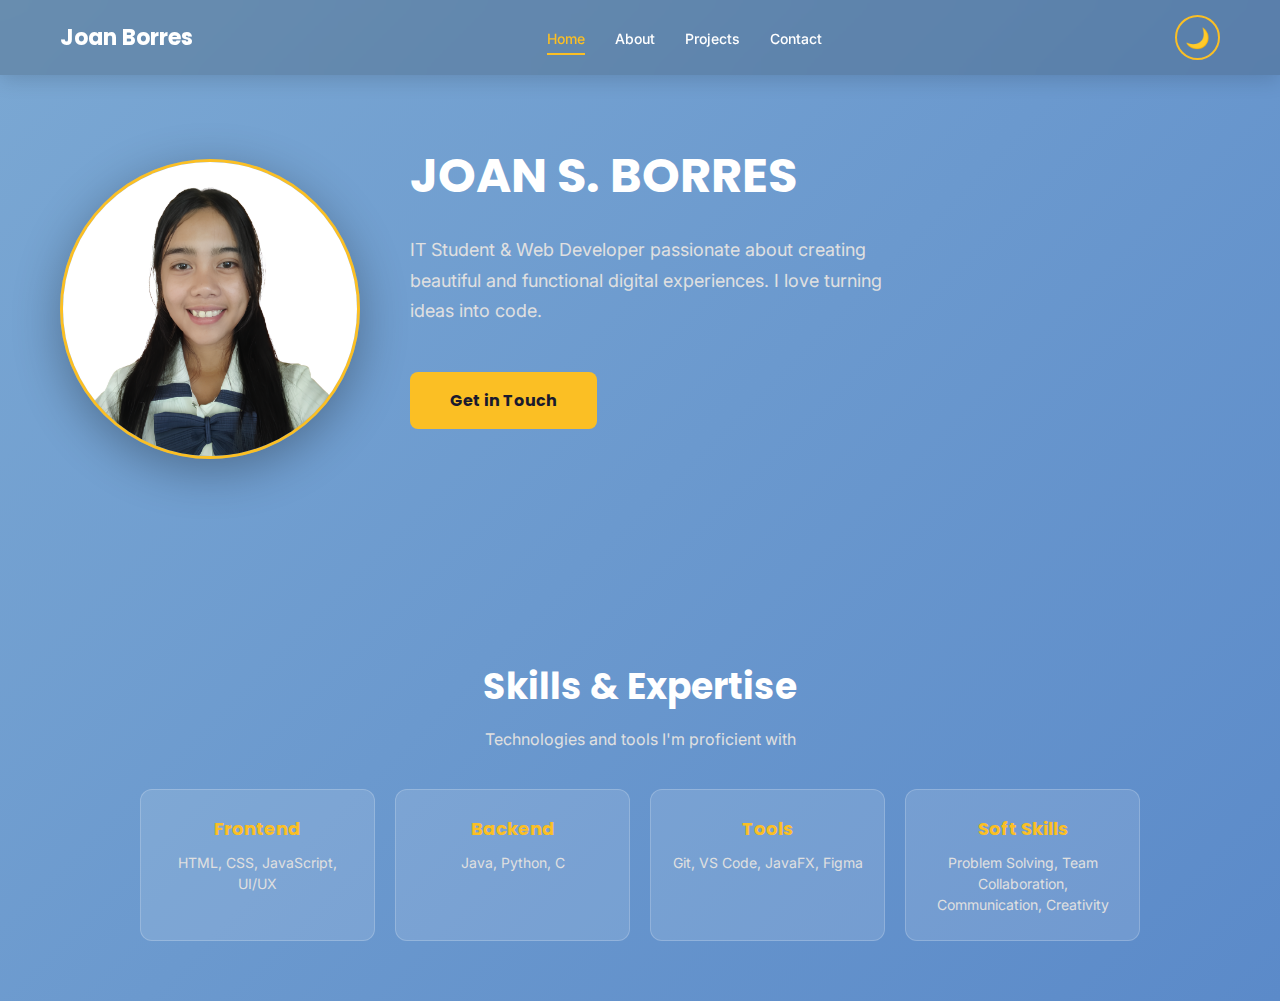
<file: index.html>
<!DOCTYPE html>
<html lang="en">
  <head>
    <meta charset="UTF-8" />
    <meta name="viewport" content="width=device-width, initial-scale=1.0" />
    <title>Joan Borres - Portfolio</title>
    <link rel="stylesheet" href="styles.css" />
    <link rel="stylesheet" href="https://cdnjs.cloudflare.com/ajax/libs/font-awesome/4.7.0/css/font-awesome.min.css" />
  </head>

  <body>
    <!-- Navigation Bar -->
    <nav class="navbar">
      <div class="nav-container">
        <a href="index.html" class="nav-logo">Joan Borres</a>
        <ul class="nav-links">
          <li><a href="index.html">Home</a></li>
          <li><a href="about-me.html" class="active">About</a></li>
          <li><a href="projects.html">Projects</a></li>
          <li><a href="contact.html">Contact</a></li>
        </ul>
        <button id="themeToggle" class="theme-toggle" aria-label="Toggle dark mode">🌙</button>
      </div>
    </nav>

    <div class="container">
      <!-- Profile Image -->
      <div class="circle">
        <img src="IMAGES/JOAN.png" alt="Joan Borres Profile" />
      </div>

      <!-- Information Section -->
      <div class="info">
        <h1>JOAN S. BORRES</h1>
        <h2>
          IT Student & Web Developer passionate about creating beautiful and functional digital experiences. 
          I love turning ideas into code.
        </h2>

        <a href="contact.html" class="cta-button">Get in Touch</a>
        <br>
        <br>
      </div>
    </div>

    <!-- Skills Section -->
    <div class="skills-section">
      <h2>Skills & Expertise</h2>
      <p class="skills-intro">Technologies and tools I'm proficient with</p>
      <div class="skills-grid">
        <div class="skill-card">
          <h3>Frontend</h3>
          <p>HTML, CSS, JavaScript, UI/UX</p>
        </div>
        <div class="skill-card">
          <h3>Backend</h3>
          <p>Java, Python, C</p>
        </div>
        <div class="skill-card">
          <h3>Tools</h3>
          <p>Git, VS Code, JavaFX, Figma</p>
        </div>
        <div class="skill-card">
          <h3>Soft Skills</h3>
          <p>Problem Solving, Team Collaboration, Communication, Creativity</p>
        </div>
      </div>
    </div>

    <script src="main.js"></script>
  </body>
</html>
</file>
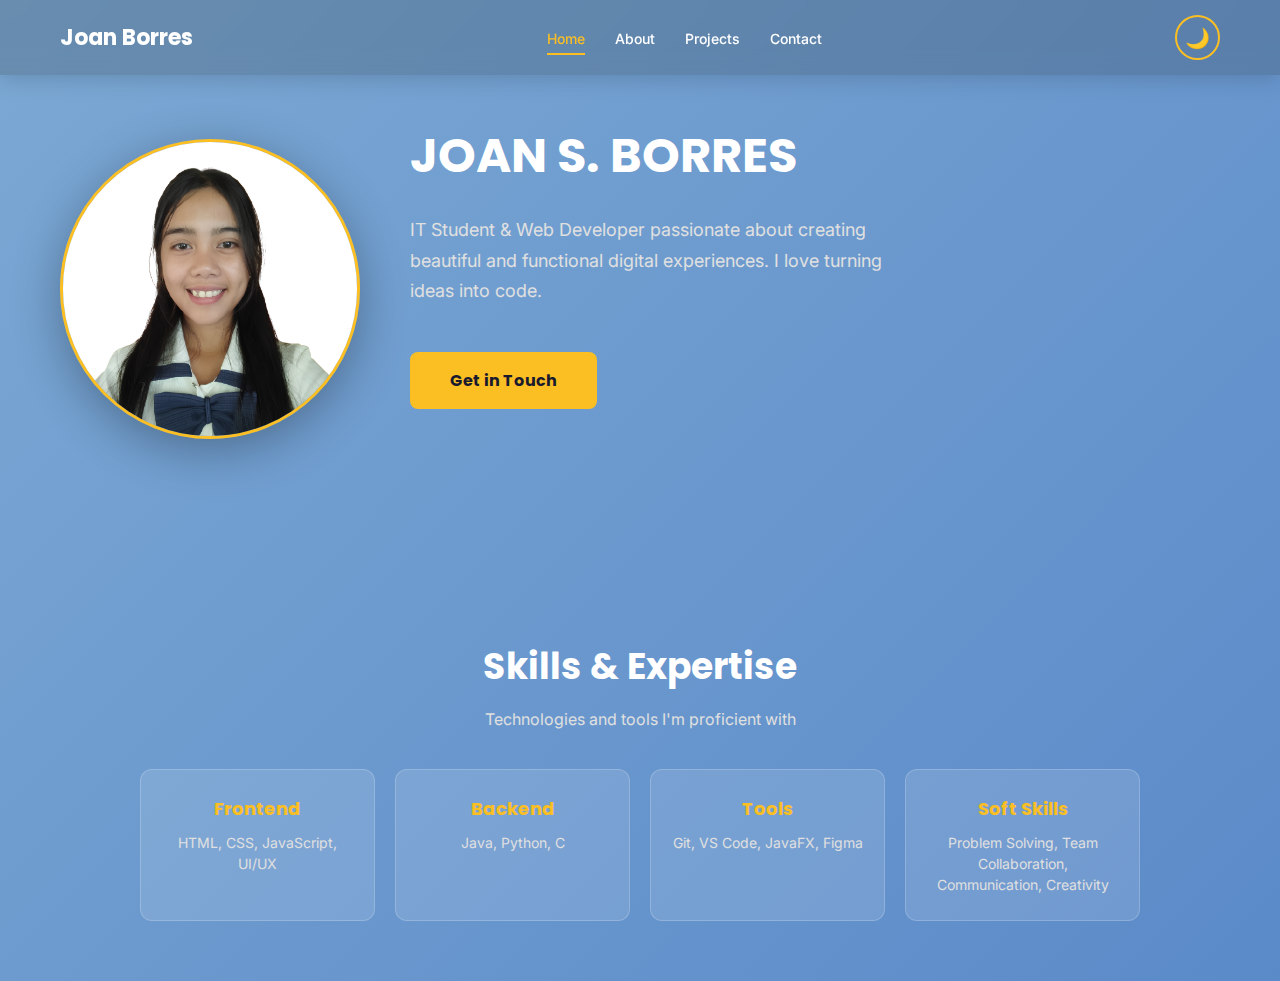
<file: BORRES/index.html>
<!DOCTYPE html>
<html lang="en">
  <head>
    <meta charset="UTF-8" />
    <meta name="viewport" content="width=device-width, initial-scale=1.0" />
    <title>Joan Borres - Portfolio</title>
    <link rel="stylesheet" href="styles.css" />
    <link rel="stylesheet" href="https://cdnjs.cloudflare.com/ajax/libs/font-awesome/4.7.0/css/font-awesome.min.css" />
  </head>

  <body>
    <!-- Navigation Bar -->
    <nav class="navbar">
      <div class="nav-container">
        <a href="index.html" class="nav-logo">Joan Borres</a>
        <ul class="nav-links">
          <li><a href="index.html" class="active">Home</a></li>
          <li><a href="About-Me.html">About</a></li>
          <li><a href="Projects.html">Projects</a></li>
          <li><a href="Contact.html">Contact</a></li>
        </ul>
        <button id="themeToggle" class="theme-toggle" aria-label="Toggle dark mode">🌙</button>
      </div>
    </nav>

    <div class="container">
      <!-- Profile Image -->
      <div class="circle">
        <img src="IMAGES/JOAN.png" alt="Joan Borres Profile" />
      </div>

      <!-- Information Section -->
      <div class="info">
        <h1>JOAN S. BORRES</h1>
        <h2>
          IT Student & Web Developer passionate about creating beautiful and functional digital experiences. 
          I love turning ideas into code.
        </h2>

        <a href="Contact.html" class="cta-button">Get in Touch</a>
        <br>
        <br>
      </div>
    </div>

    <!-- Skills Section -->
    <div class="skills-section">
      <h2>Skills & Expertise</h2>
      <p class="skills-intro">Technologies and tools I'm proficient with</p>
      <div class="skills-grid">
        <div class="skill-card">
          <h3>Frontend</h3>
          <p>HTML, CSS, JavaScript, UI/UX</p>
        </div>
        <div class="skill-card">
          <h3>Backend</h3>
          <p>Java, Python, C</p>
        </div>
        <div class="skill-card">
          <h3>Tools</h3>
          <p>Git, VS Code, JavaFX, Figma</p>
        </div>
        <div class="skill-card">
          <h3>Soft Skills</h3>
          <p>Problem Solving, Team Collaboration, Communication, Creativity</p>
        </div>
      </div>
    </div>

    <script src="main.js"></script>
  </body>
</html>
</file>
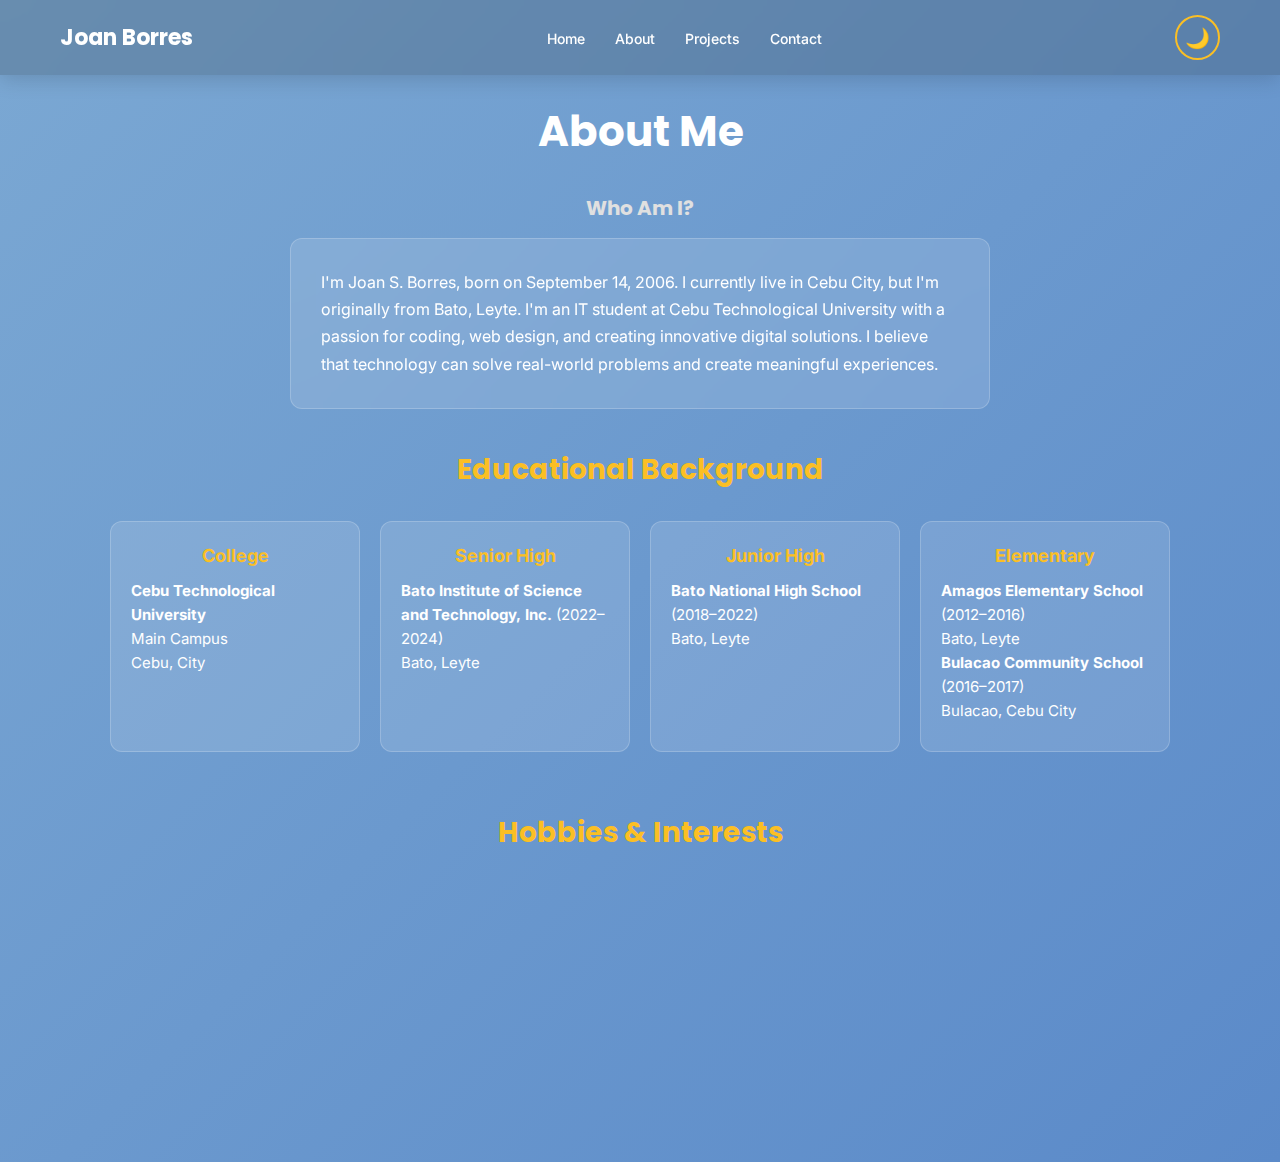
<file: about-Me.html>
<!DOCTYPE html>
<html lang="en">
  <head>
    <meta charset="UTF-8" />
    <meta name="viewport" content="width=device-width, initial-scale=1.0" />
    <title>About Me - Joan Borres</title>
    <link rel="stylesheet" href="styles.css" />
  </head>

  <body class="about-page">
    <!-- Navigation Bar -->
    <nav class="navbar">
      <div class="nav-container">
        <a href="index.html" class="nav-logo">Joan Borres</a>
        <ul class="nav-links">
          <li><a href="index.html">Home</a></li>
          <li><a href="about Me.html" class="active">About</a></li>
          <li><a href="projects.html">Projects</a></li>
          <li><a href="contact.html">Contact</a></li>
        </ul>
        <button id="themeToggle" class="theme-toggle" aria-label="Toggle dark mode">🌙</button>
      </div>
    </nav>

    <h1>About Me</h1>

    <!-- Introduction -->
    <h2>Who Am I?</h2>
    <div class="info-box">
      <p>
        I'm Joan S. Borres, born on September 14, 2006. I currently live in Cebu City, but I'm originally from Bato, Leyte.
        I'm an IT student at Cebu Technological University with a passion for coding, web design, and creating innovative digital solutions. 
        I believe that technology can solve real-world problems and create meaningful experiences.
      </p>
    </div>

    <!-- Educational Background -->
    <div class="section">
      <h3>Educational Background</h3>
      <div class="edu-section">
        <div class="edu-column">
          <p style="font-size: 18px; font-weight: 700; text-align: center; margin-top: 0; color: var(--accent);">College</p>
          <p><strong>Cebu Technological University</strong><br/>Main Campus<br/>Cebu, City</p>
        </div>
        <div class="edu-column">
          <p style="font-size: 18px; font-weight: 700; text-align: center; margin-top: 0; color: var(--accent);">Senior High</p>
          <p><strong>Bato Institute of Science and Technology, Inc.</strong> (2022–2024)<br/>Bato, Leyte</p>
        </div>
        <div class="edu-column">
          <p style="font-size: 18px; font-weight: 700; text-align: center; margin-top: 0; color: var(--accent);">Junior High</p>
          <p><strong>Bato National High School</strong> (2018–2022)<br/>Bato, Leyte</p>
        </div>
        <div class="edu-column">
          <p style="font-size: 18px; font-weight: 700; text-align: center; margin-top: 0; color: var(--accent);">Elementary</p>
          <p><strong>Amagos Elementary School</strong> (2012–2016)<br/>Bato, Leyte<br/><strong>Bulacao Community School</strong> (2016–2017)<br/>Bulacao, Cebu City</p>
        </div>
      </div>
    </div>

    <!-- Hobbies Section -->
    <div class="section">
      <h3>Hobbies & Interests</h3>
      <div class="hobbies">
        <div class="hobby-image">
          <img src="IMAGES/crochet.jpg" alt="Crochet" />
          <p>Crochet</p>
        </div>
        <div class="hobby-image">
          <img src="IMAGES/reading.webp" alt="Reading" />
          <p>Reading</p>
        </div>
        <div class="hobby-image">
          <img src="IMAGES/rides.jpg" alt="Rides" />
          <p>Rides</p>
        </div>
        <div class="hobby-image">
          <img src="IMAGES/swim.jpg" alt="Swimming" />
          <p>Swimming</p>
        </div>
        <div class="hobby-image">
          <img src="IMAGES/movie.jpg" alt="Movie" />
          <p>Watching Movies/Anime</p>
        </div>
      </div>
    </div>
    
    <script src="main.js"></script>
  </body>
</html>
</file>
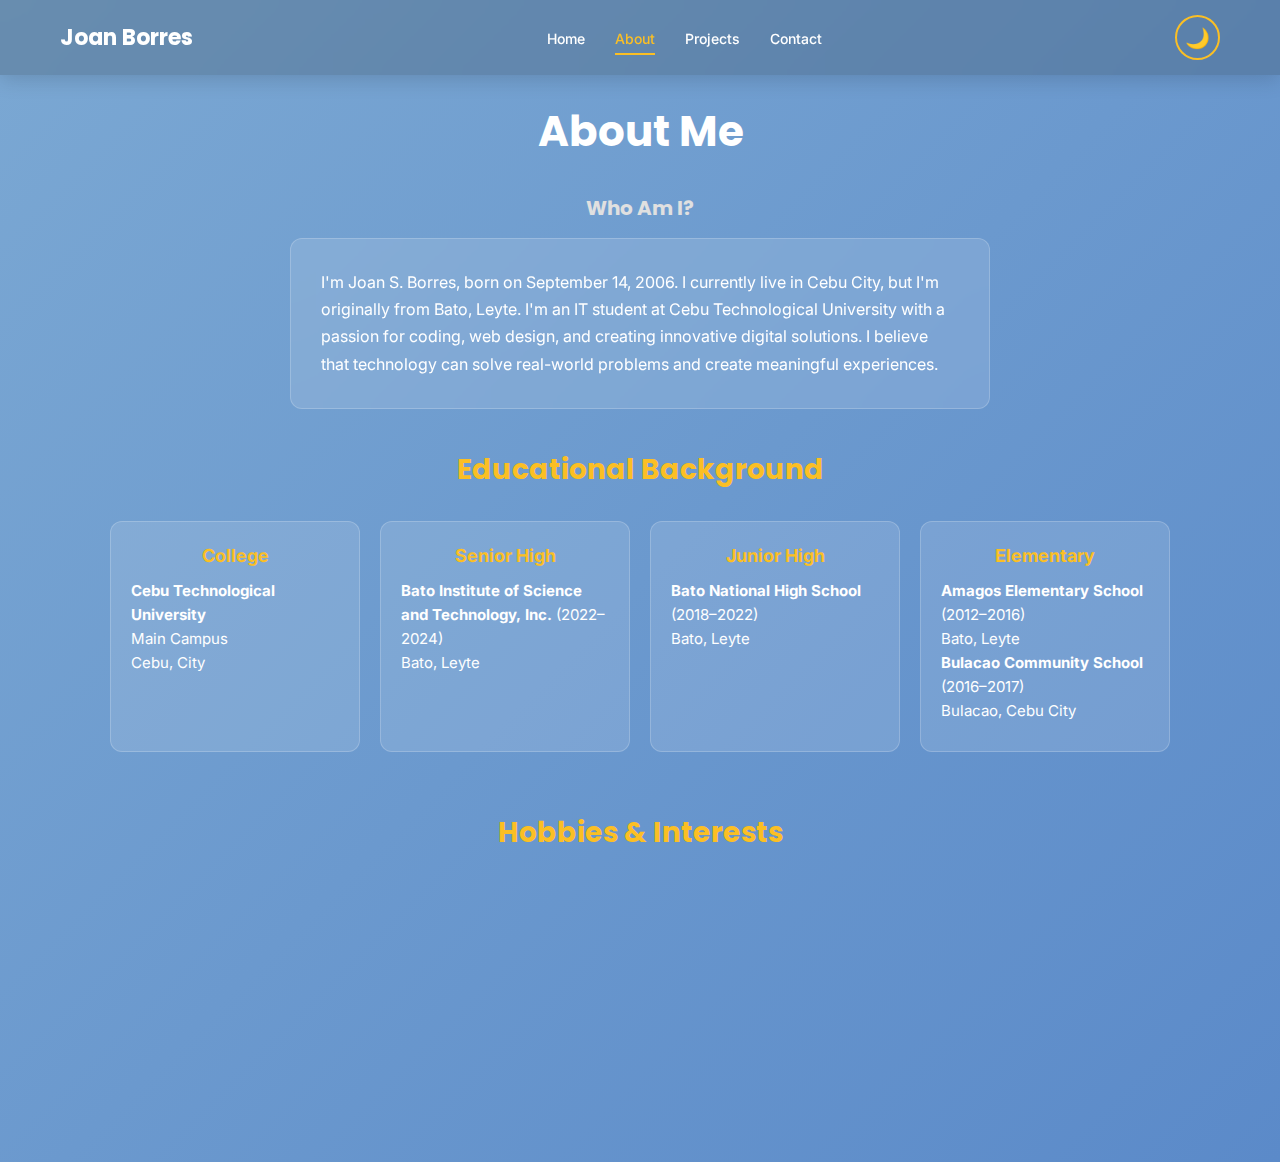
<file: about-me.html>
<!DOCTYPE html>
<html lang="en">
  <head>
    <meta charset="UTF-8" />
    <meta name="viewport" content="width=device-width, initial-scale=1.0" />
    <title>About Me - Joan Borres</title>
    <link rel="stylesheet" href="styles.css" />
  </head>

  <body class="about-page">
    <!-- Navigation Bar -->
    <nav class="navbar">
      <div class="nav-container">
        <a href="index.html" class="nav-logo">Joan Borres</a>
        <ul class="nav-links">
          <li><a href="index.html">Home</a></li>
          <li><a href="about-me.html" class="active">About</a></li>
          <li><a href="projects.html">Projects</a></li>
          <li><a href="contact.html">Contact</a></li>
        </ul>
        <button id="themeToggle" class="theme-toggle" aria-label="Toggle dark mode">🌙</button>
      </div>
    </nav>

    <h1>About Me</h1>

    <!-- Introduction -->
    <h2>Who Am I?</h2>
    <div class="info-box">
      <p>
        I'm Joan S. Borres, born on September 14, 2006. I currently live in Cebu City, but I'm originally from Bato, Leyte.
        I'm an IT student at Cebu Technological University with a passion for coding, web design, and creating innovative digital solutions. 
        I believe that technology can solve real-world problems and create meaningful experiences.
      </p>
    </div>

    <!-- Educational Background -->
    <div class="section">
      <h3>Educational Background</h3>
      <div class="edu-section">
        <div class="edu-column">
          <p style="font-size: 18px; font-weight: 700; text-align: center; margin-top: 0; color: var(--accent);">College</p>
          <p><strong>Cebu Technological University</strong><br/>Main Campus<br/>Cebu, City</p>
        </div>
        <div class="edu-column">
          <p style="font-size: 18px; font-weight: 700; text-align: center; margin-top: 0; color: var(--accent);">Senior High</p>
          <p><strong>Bato Institute of Science and Technology, Inc.</strong> (2022–2024)<br/>Bato, Leyte</p>
        </div>
        <div class="edu-column">
          <p style="font-size: 18px; font-weight: 700; text-align: center; margin-top: 0; color: var(--accent);">Junior High</p>
          <p><strong>Bato National High School</strong> (2018–2022)<br/>Bato, Leyte</p>
        </div>
        <div class="edu-column">
          <p style="font-size: 18px; font-weight: 700; text-align: center; margin-top: 0; color: var(--accent);">Elementary</p>
          <p><strong>Amagos Elementary School</strong> (2012–2016)<br/>Bato, Leyte<br/><strong>Bulacao Community School</strong> (2016–2017)<br/>Bulacao, Cebu City</p>
        </div>
      </div>
    </div>

    <!-- Hobbies Section -->
    <div class="section">
      <h3>Hobbies & Interests</h3>
      <div class="hobbies">
        <div class="hobby-image">
          <img src="IMAGES/crochet.jpg" alt="Crochet" />
          <p>Crochet</p>
        </div>
        <div class="hobby-image">
          <img src="IMAGES/reading.webp" alt="Reading" />
          <p>Reading</p>
        </div>
        <div class="hobby-image">
          <img src="IMAGES/rides.jpg" alt="Rides" />
          <p>Rides</p>
        </div>
        <div class="hobby-image">
          <img src="IMAGES/swim.jpg" alt="Swimming" />
          <p>Swimming</p>
        </div>
        <div class="hobby-image">
          <img src="IMAGES/movie.jpg" alt="Movie" />
          <p>Watching Movies/Anime</p>
        </div>
      </div>
    </div>
    
    <script src="main.js"></script>
  </body>
</html>
</file>
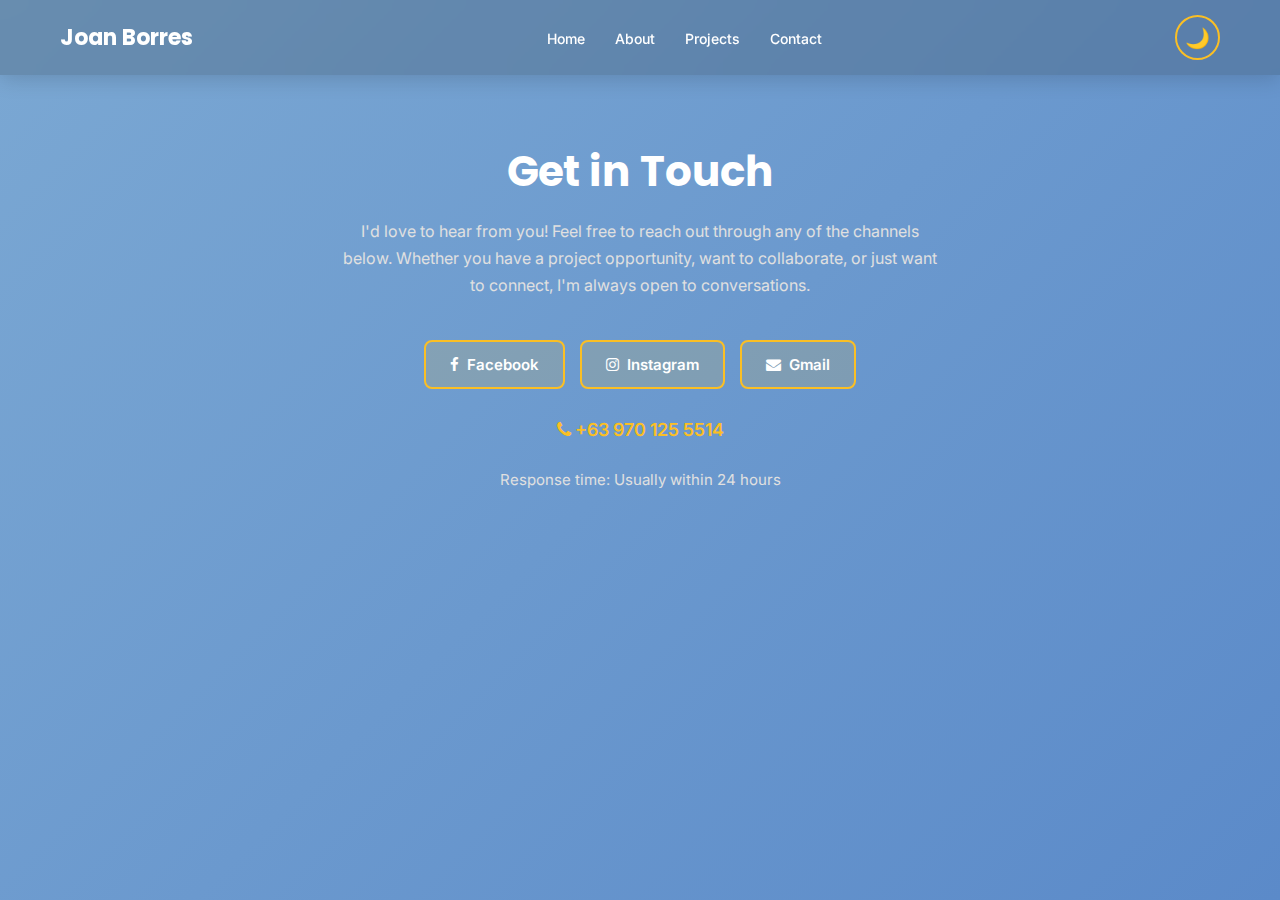
<file: Contact.html>
<!DOCTYPE html>
<html lang="en">
<head>
  <meta charset="UTF-8" />
  <meta name="viewport" content="width=device-width, initial-scale=1.0"/>
  <title>Contact - Joan Borres</title>
  <link rel="stylesheet" href="styles.css" />
  <link rel="stylesheet" href="https://cdnjs.cloudflare.com/ajax/libs/font-awesome/4.7.0/css/font-awesome.min.css">
</head>

<body>
  <!-- Navigation Bar -->
  <nav class="navbar">
    <div class="nav-container">
      <a href="index.html" class="nav-logo">Joan Borres</a>
      <ul class="nav-links">
        <li><a href="index.html">Home</a></li>
        <li><a href="about Me.html" class="active">About</a></li>
        <li><a href="projects.html">Projects</a></li>
        <li><a href="contact.html">Contact</a></li>
      </ul>
      <button id="themeToggle" class="theme-toggle" aria-label="Toggle dark mode">🌙</button>
    </div>
  </nav>

  <!-- Contact Section -->
  <div class="contact-wrapper">
    <h1>Get in Touch</h1>
    <p class="intro-text">
      I'd love to hear from you! Feel free to reach out through any of the channels below. Whether you have a project opportunity, 
      want to collaborate, or just want to connect, I'm always open to conversations.
    </p>

    <div class="contact-buttons">
      <a href="https://facebook.com/puffyrjo" target="_blank">
        <i class="fa fa-facebook"></i> Facebook
      </a>
      <a href="https://www.instagram.com/pufferjoo?igsh=dmliODk2dXB6amQ=" target="_blank">
        <i class="fa fa-instagram"></i> Instagram
      </a>
      <a href="mailto:jborres775@gmail.com">
        <i class="fa fa-envelope"></i> Gmail
      </a>
    </div>

    <div class="contact-number">
      <i class="fa fa-phone"></i> +63 970 125 5514
    </div>

    <p style="margin-top: 30px; color: var(--text-secondary); font-size: 15px;">
      Response time: Usually within 24 hours
    </p>
  </div>

  <script src="main.js"></script>
</body>
</html>
</file>
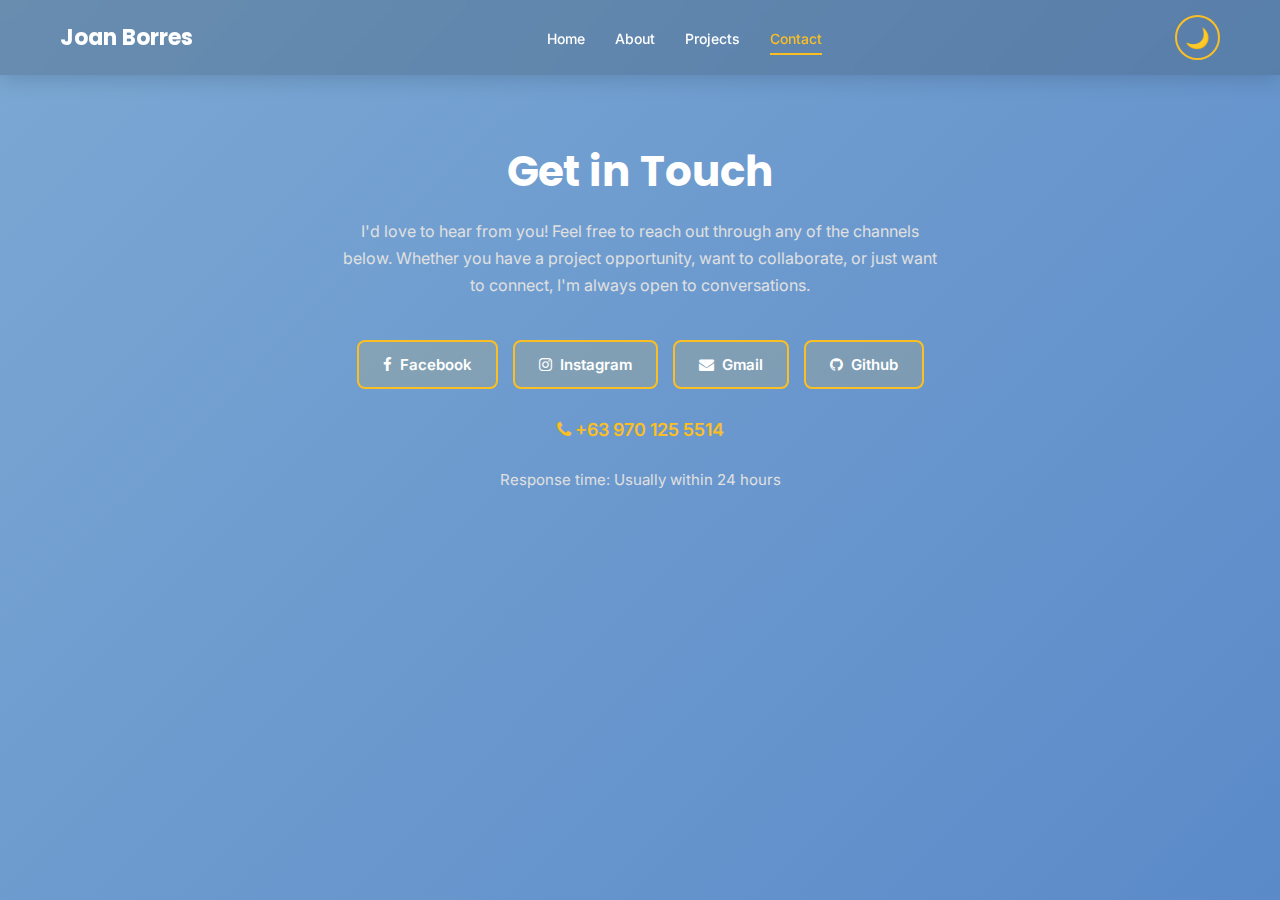
<file: contact.html>
<!DOCTYPE html>
<html lang="en">
<head>
  <meta charset="UTF-8" />
  <meta name="viewport" content="width=device-width, initial-scale=1.0"/>
  <title>Contact - Joan Borres</title>
  <link rel="stylesheet" href="styles.css" />
  <link rel="stylesheet" href="https://cdnjs.cloudflare.com/ajax/libs/font-awesome/4.7.0/css/font-awesome.min.css">
</head>

<body>
  <!-- Navigation Bar -->
  <nav class="navbar">
    <div class="nav-container">
      <a href="index.html" class="nav-logo">Joan Borres</a>
      <ul class="nav-links">
        <li><a href="index.html">Home</a></li>
        <li><a href="about-me.html" class="active">About</a></li>
        <li><a href="projects.html">Projects</a></li>
        <li><a href="contact.html">Contact</a></li>
      </ul>
      <button id="themeToggle" class="theme-toggle" aria-label="Toggle dark mode">🌙</button>
    </div>
  </nav>

  <!-- Contact Section -->
  <div class="contact-wrapper">
    <h1>Get in Touch</h1>
    <p class="intro-text">
      I'd love to hear from you! Feel free to reach out through any of the channels below. Whether you have a project opportunity, 
      want to collaborate, or just want to connect, I'm always open to conversations.
    </p>

    <div class="contact-buttons">
      <a href="https://facebook.com/puffyrjo" target="_blank">
        <i class="fa fa-facebook"></i> Facebook
      </a>
      <a href="https://www.instagram.com/pufferjoo?igsh=dmliODk2dXB6amQ=" target="_blank">
        <i class="fa fa-instagram"></i> Instagram
      </a>
      <a href="mailto:jborres775@gmail.com">
        <i class="fa fa-envelope"></i> Gmail
      </a>
      <a href="https://github.com/woanjo" target="_blank">
        <i class="fa fa-github"></i> Github
      </a>
    </div>

    <div class="contact-number">
      <i class="fa fa-phone"></i> +63 970 125 5514
    </div>

    <p style="margin-top: 30px; color: var(--text-secondary); font-size: 15px;">
      Response time: Usually within 24 hours
    </p>
  </div>

  <script src="main.js"></script>
</body>
</html>
</file>
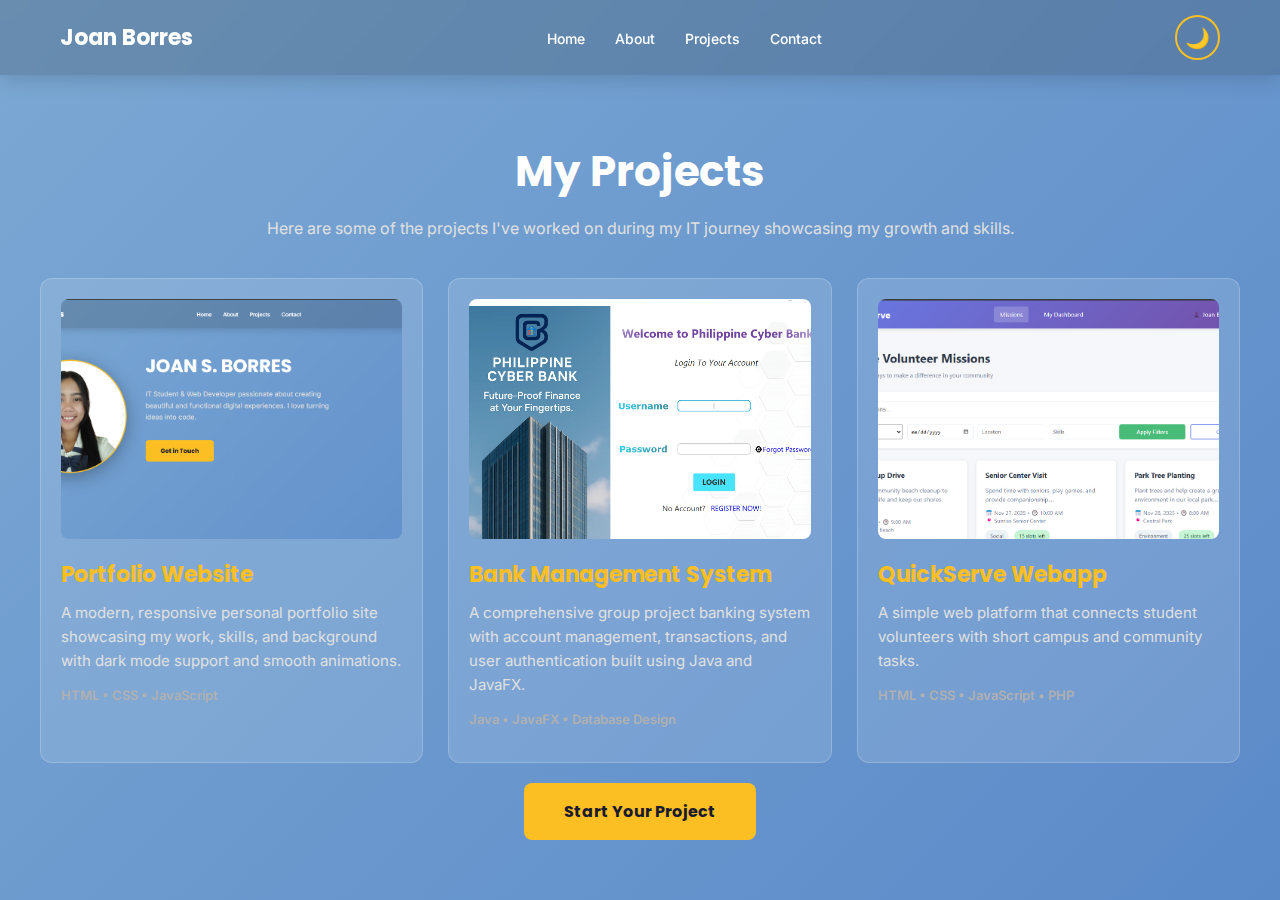
<file: Projects.html>
<!DOCTYPE html>
<html lang="en">
<head>
  <meta charset="UTF-8" />
  <meta name="viewport" content="width=device-width, initial-scale=1.0"/>
  <title>Projects - Joan Borres</title>
  <link rel="stylesheet" href="styles.css" />
  <link rel="stylesheet" href="https://cdnjs.cloudflare.com/ajax/libs/font-awesome/4.7.0/css/font-awesome.min.css">
</head>

<body>
  <!-- Navigation Bar -->
  <nav class="navbar">
    <div class="nav-container">
      <a href="index.html" class="nav-logo">Joan Borres</a>
      <ul class="nav-links">
        <li><a href="index.html">Home</a></li>
        <li><a href="about Me.html" class="active">About</a></li>
        <li><a href="projects.html">Projects</a></li>
        <li><a href="contact.html">Contact</a></li>
      </ul>
      <button id="themeToggle" class="theme-toggle" aria-label="Toggle dark mode">🌙</button>
    </div>
  </nav>

  <!-- Projects Section -->
  <div class="projects-wrapper">
    <h1>My Projects</h1>
    <p>Here are some of the projects I've worked on during my IT journey showcasing my growth and skills.</p>

    <div class="projects-grid">
      <!-- Project 1 -->
      <div class="project-card">
        <img src="IMAGES/portfolio.png" alt="Portfolio Website">
        <h3>Portfolio Website</h3>
        <p>A modern, responsive personal portfolio site showcasing my work, skills, and background with dark mode support and smooth animations.</p>
        <p class="meta">HTML • CSS • JavaScript</p>
      </div>

      <!-- Project 2 -->
      <div class="project-card">
        <img src="IMAGES/BankJava.png" alt="Java Bank System">
        <h3>Bank Management System</h3>
        <p>A comprehensive group project banking system with account management, transactions, and user authentication built using Java and JavaFX.</p>
        <p class="meta">Java • JavaFX • Database Design</p>
      </div>

          <!-- Project 3-->
      <div class="project-card">
        <img src="IMAGES/webapp.png" alt="QuickServe Webapp">
        <h3>QuickServe Webapp</h3>
        <p>A simple web platform that connects student volunteers with short campus and community tasks.</p>
        <p class="meta">HTML • CSS • JavaScript • PHP</p>
      </div>
    </div>

    <a href="Contact.html" class="cta-button">Start Your Project</a>
  </div>

  <script src="main.js"></script>
</body>
</html>
</file>
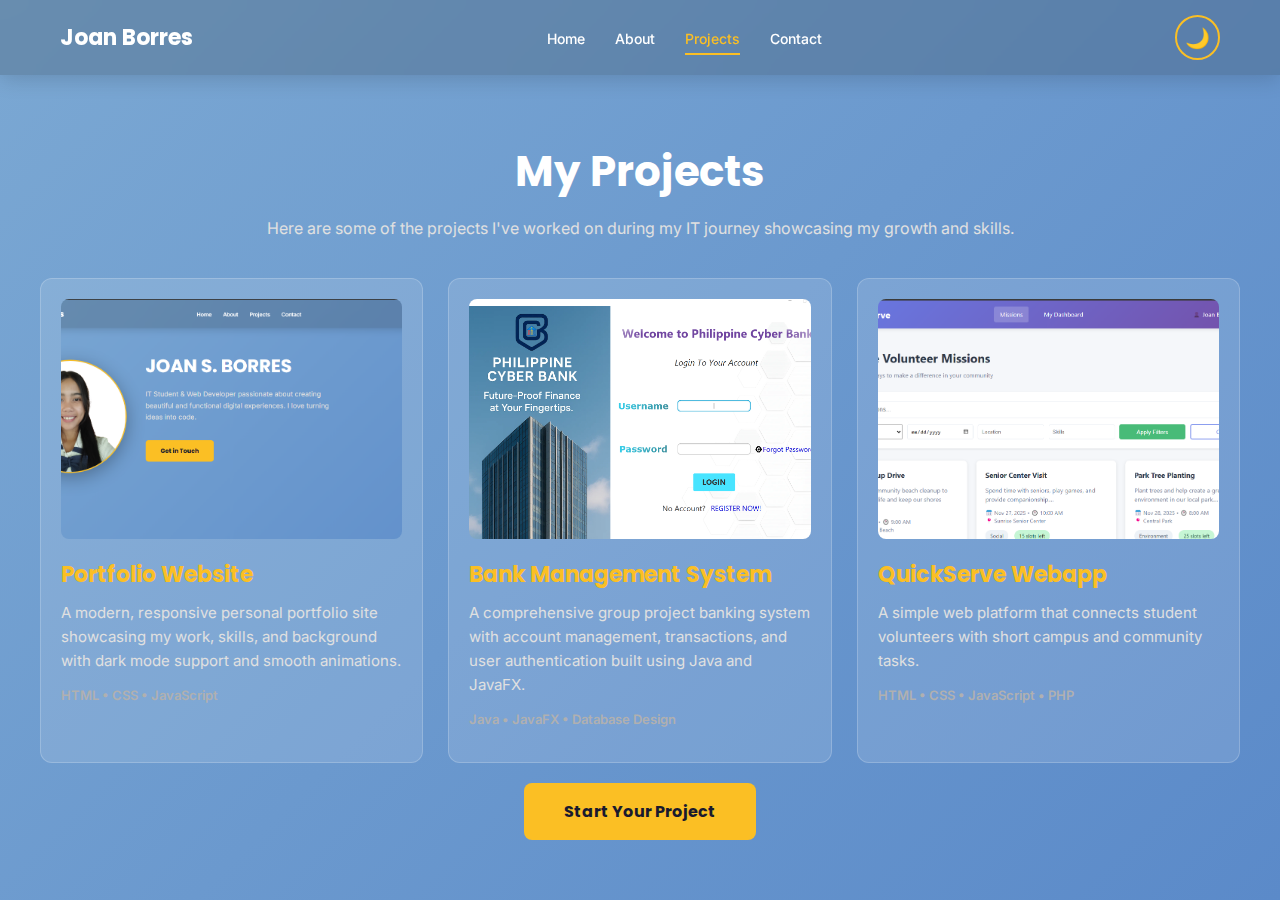
<file: projects.html>
<!DOCTYPE html>
<html lang="en">
<head>
  <meta charset="UTF-8" />
  <meta name="viewport" content="width=device-width, initial-scale=1.0"/>
  <title>Projects - Joan Borres</title>
  <link rel="stylesheet" href="styles.css" />
  <link rel="stylesheet" href="https://cdnjs.cloudflare.com/ajax/libs/font-awesome/4.7.0/css/font-awesome.min.css">
</head>

<body>
  <!-- Navigation Bar -->
  <nav class="navbar">
    <div class="nav-container">
      <a href="index.html" class="nav-logo">Joan Borres</a>
      <ul class="nav-links">
        <li><a href="index.html">Home</a></li>
        <li><a href="about-me.html" class="active">About</a></li>
        <li><a href="projects.html">Projects</a></li>
        <li><a href="contact.html">Contact</a></li>
      </ul>
      <button id="themeToggle" class="theme-toggle" aria-label="Toggle dark mode">🌙</button>
    </div>
  </nav>

  <!-- Projects Section -->
  <div class="projects-wrapper">
    <h1>My Projects</h1>
    <p>Here are some of the projects I've worked on during my IT journey showcasing my growth and skills.</p>

    <div class="projects-grid">
      <!-- Project 1 -->
      <div class="project-card">
        <img src="IMAGES/portfolio.png" alt="Portfolio Website">
        <h3>Portfolio Website</h3>
        <p>A modern, responsive personal portfolio site showcasing my work, skills, and background with dark mode support and smooth animations.</p>
        <p class="meta">HTML • CSS • JavaScript</p>
      </div>

      <!-- Project 2 -->
      <div class="project-card">
        <img src="IMAGES/BankJava.png" alt="Java Bank System">
        <h3>Bank Management System</h3>
        <p>A comprehensive group project banking system with account management, transactions, and user authentication built using Java and JavaFX.</p>
        <p class="meta">Java • JavaFX • Database Design</p>
      </div>

          <!-- Project 3-->
      <div class="project-card">
        <img src="IMAGES/webapp.png" alt="QuickServe Webapp">
        <h3>QuickServe Webapp</h3>
        <p>A simple web platform that connects student volunteers with short campus and community tasks.</p>
        <p class="meta">HTML • CSS • JavaScript • PHP</p>
      </div>
    </div>

    <a href="contact.html" class="cta-button">Start Your Project</a>
  </div>

  <script src="main.js"></script>
</body>
</html>
</file>
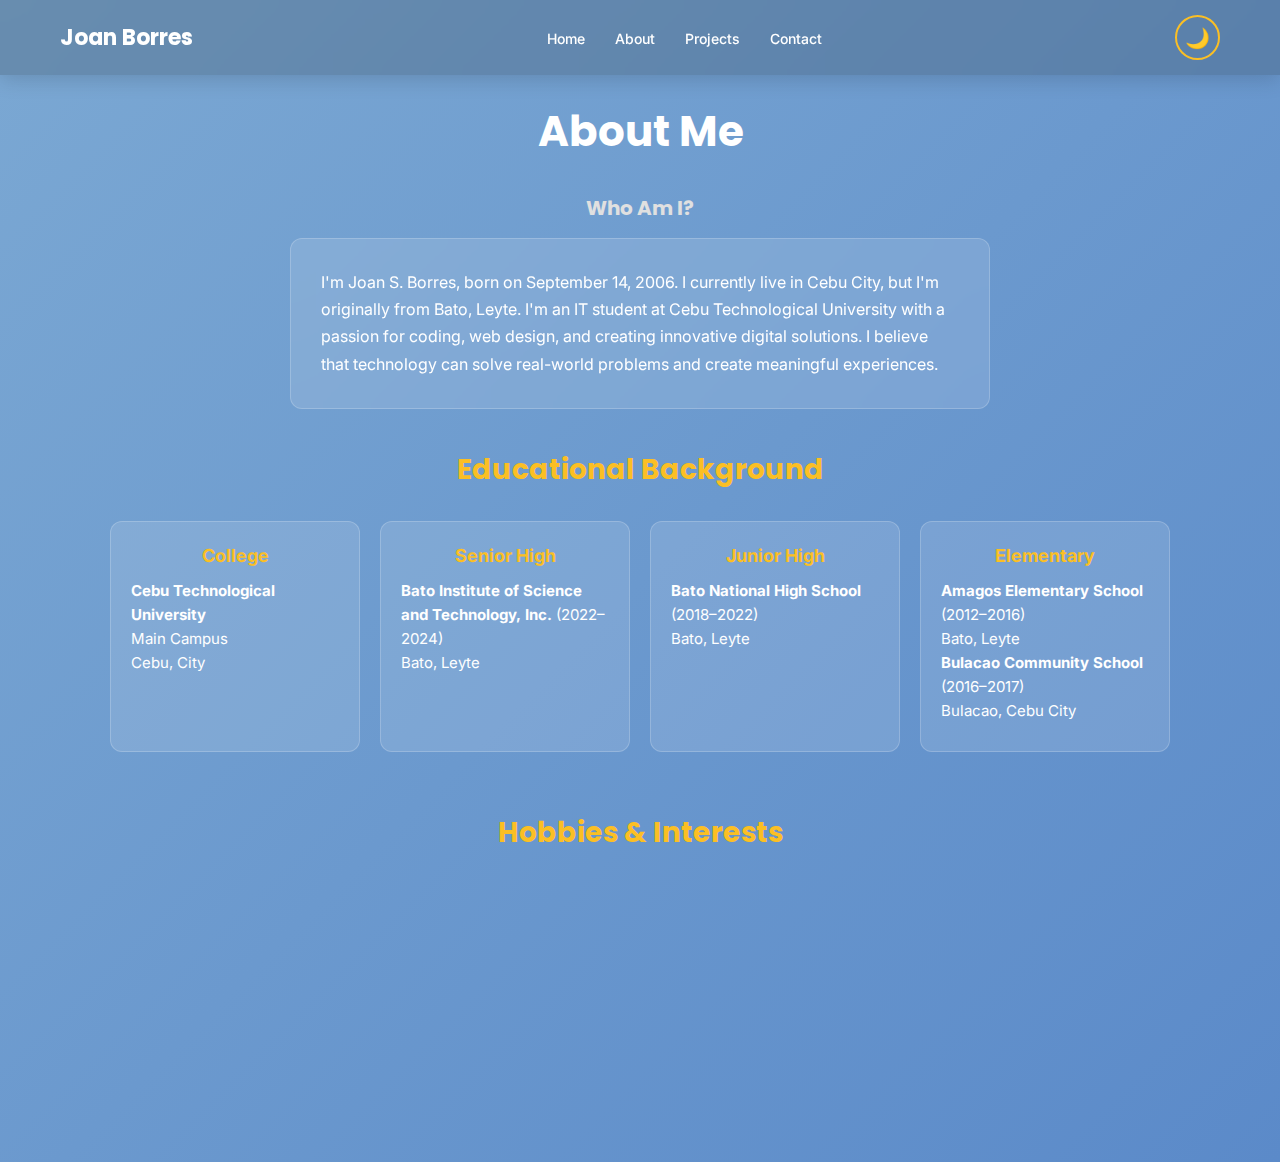
<file: BORRES/About Me.html>
<!DOCTYPE html>
<html lang="en">
  <head>
    <meta charset="UTF-8" />
    <meta name="viewport" content="width=device-width, initial-scale=1.0" />
    <title>About Me - Joan Borres</title>
    <link rel="stylesheet" href="styles.css" />
  </head>

  <body class="about-page">
    <!-- Navigation Bar -->
    <nav class="navbar">
      <div class="nav-container">
        <a href="Borres Portfolio.html" class="nav-logo">Joan Borres</a>
        <ul class="nav-links">
          <li><a href="Borres Portfolio.html">Home</a></li>
          <li><a href="About Me.html" class="active">About</a></li>
          <li><a href="Projects.html">Projects</a></li>
          <li><a href="Contact.html">Contact</a></li>
        </ul>
        <button id="themeToggle" class="theme-toggle" aria-label="Toggle dark mode">🌙</button>
      </div>
    </nav>

    <h1>About Me</h1>

    <!-- Introduction -->
    <h2>Who Am I?</h2>
    <div class="info-box">
      <p>
        I'm Joan S. Borres, born on September 14, 2006. I currently live in Cebu City, but I'm originally from Bato, Leyte.
        I'm an IT student at Cebu Technological University with a passion for coding, web design, and creating innovative digital solutions. 
        I believe that technology can solve real-world problems and create meaningful experiences.
      </p>
    </div>

    <!-- Educational Background -->
    <div class="section">
      <h3>Educational Background</h3>
      <div class="edu-section">
        <div class="edu-column">
          <p style="font-size: 18px; font-weight: 700; text-align: center; margin-top: 0; color: var(--accent);">College</p>
          <p><strong>Cebu Technological University</strong><br/>Main Campus<br/>Cebu, City</p>
        </div>
        <div class="edu-column">
          <p style="font-size: 18px; font-weight: 700; text-align: center; margin-top: 0; color: var(--accent);">Senior High</p>
          <p><strong>Bato Institute of Science and Technology, Inc.</strong> (2022–2024)<br/>Bato, Leyte</p>
        </div>
        <div class="edu-column">
          <p style="font-size: 18px; font-weight: 700; text-align: center; margin-top: 0; color: var(--accent);">Junior High</p>
          <p><strong>Bato National High School</strong> (2018–2022)<br/>Bato, Leyte</p>
        </div>
        <div class="edu-column">
          <p style="font-size: 18px; font-weight: 700; text-align: center; margin-top: 0; color: var(--accent);">Elementary</p>
          <p><strong>Amagos Elementary School</strong> (2012–2016)<br/>Bato, Leyte<br/><strong>Bulacao Community School</strong> (2016–2017)<br/>Bulacao, Cebu City</p>
        </div>
      </div>
    </div>

    <!-- Hobbies Section -->
    <div class="section">
      <h3>Hobbies & Interests</h3>
      <div class="hobbies">
        <div class="hobby-image">
          <img src="IMAGES/crochet.jpg" alt="Crochet" />
          <p>Crochet</p>
        </div>
        <div class="hobby-image">
          <img src="IMAGES/reading.webp" alt="Reading" />
          <p>Reading</p>
        </div>
        <div class="hobby-image">
          <img src="IMAGES/rides.jpg" alt="Rides" />
          <p>Rides</p>
        </div>
        <div class="hobby-image">
          <img src="IMAGES/swim.jpg" alt="Swimming" />
          <p>Swimming</p>
        </div>
        <div class="hobby-image">
          <img src="IMAGES/movie.jpg" alt="Movie" />
          <p>Watching Movies/Anime</p>
        </div>
      </div>
    </div>
    
    <script src="main.js"></script>
  </body>
</html>
</file>
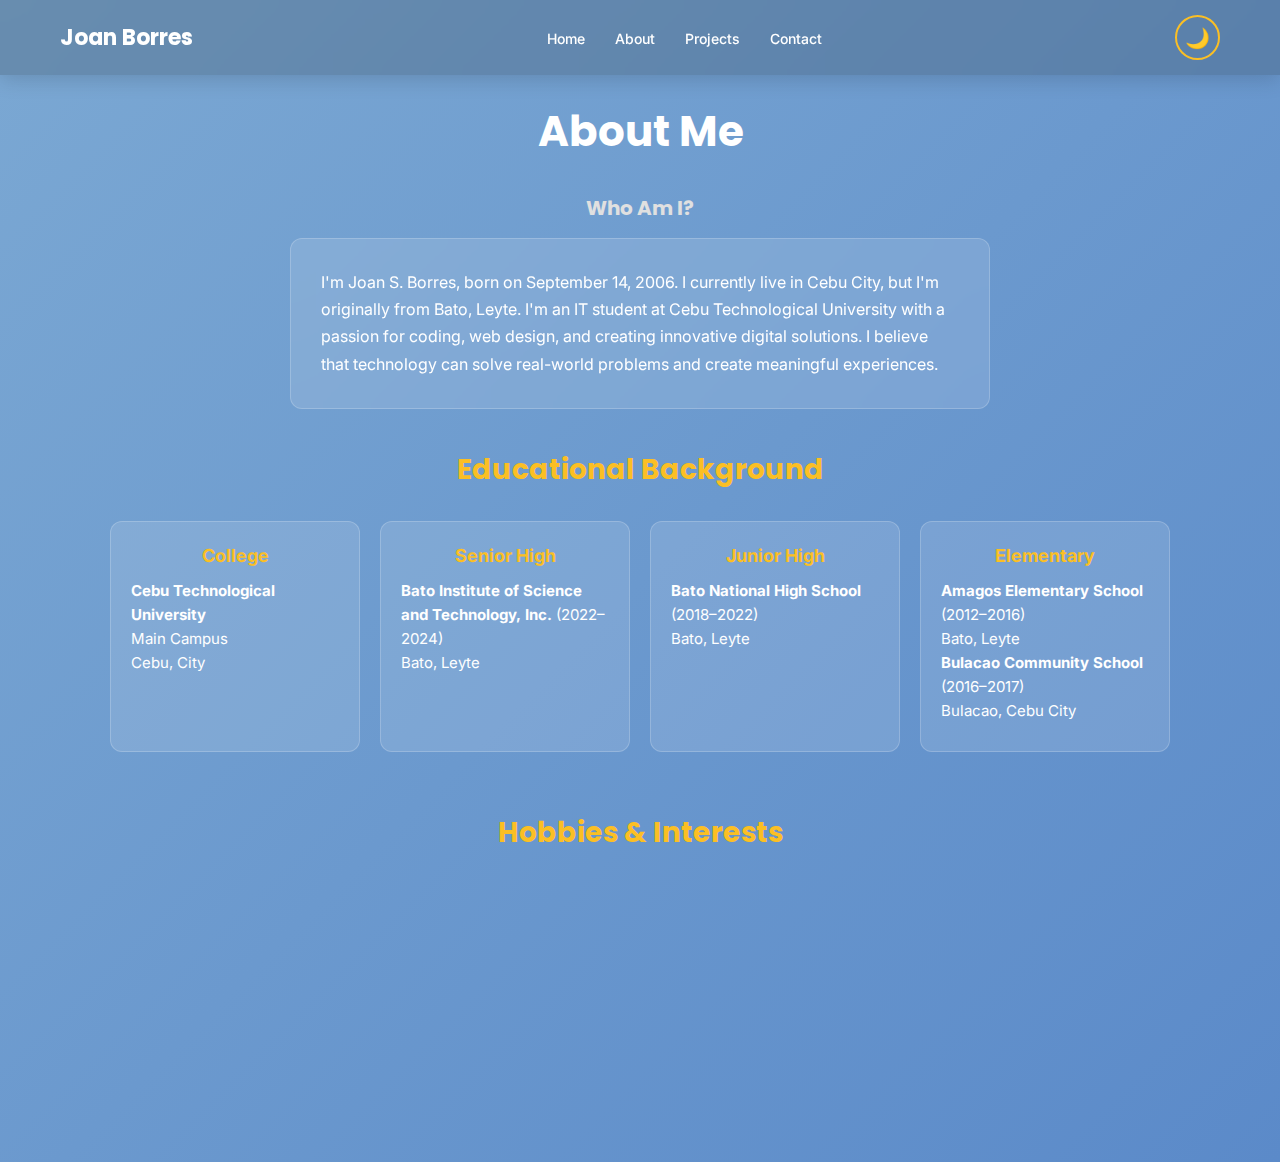
<file: BORRES/About-Me.html>
<!DOCTYPE html>
<html lang="en">
  <head>
    <meta charset="UTF-8" />
    <meta name="viewport" content="width=device-width, initial-scale=1.0" />
    <title>About Me - Joan Borres</title>
    <link rel="stylesheet" href="styles.css" />
  </head>

  <body class="about-page">
    <!-- Navigation Bar -->
    <nav class="navbar">
      <div class="nav-container">
        <a href="index.html" class="nav-logo">Joan Borres</a>
        <ul class="nav-links">
          <li><a href="index.html">Home</a></li>
          <li><a href="About Me.html" class="active">About</a></li>
          <li><a href="Projects.html">Projects</a></li>
          <li><a href="Contact.html">Contact</a></li>
        </ul>
        <button id="themeToggle" class="theme-toggle" aria-label="Toggle dark mode">🌙</button>
      </div>
    </nav>

    <h1>About Me</h1>

    <!-- Introduction -->
    <h2>Who Am I?</h2>
    <div class="info-box">
      <p>
        I'm Joan S. Borres, born on September 14, 2006. I currently live in Cebu City, but I'm originally from Bato, Leyte.
        I'm an IT student at Cebu Technological University with a passion for coding, web design, and creating innovative digital solutions. 
        I believe that technology can solve real-world problems and create meaningful experiences.
      </p>
    </div>

    <!-- Educational Background -->
    <div class="section">
      <h3>Educational Background</h3>
      <div class="edu-section">
        <div class="edu-column">
          <p style="font-size: 18px; font-weight: 700; text-align: center; margin-top: 0; color: var(--accent);">College</p>
          <p><strong>Cebu Technological University</strong><br/>Main Campus<br/>Cebu, City</p>
        </div>
        <div class="edu-column">
          <p style="font-size: 18px; font-weight: 700; text-align: center; margin-top: 0; color: var(--accent);">Senior High</p>
          <p><strong>Bato Institute of Science and Technology, Inc.</strong> (2022–2024)<br/>Bato, Leyte</p>
        </div>
        <div class="edu-column">
          <p style="font-size: 18px; font-weight: 700; text-align: center; margin-top: 0; color: var(--accent);">Junior High</p>
          <p><strong>Bato National High School</strong> (2018–2022)<br/>Bato, Leyte</p>
        </div>
        <div class="edu-column">
          <p style="font-size: 18px; font-weight: 700; text-align: center; margin-top: 0; color: var(--accent);">Elementary</p>
          <p><strong>Amagos Elementary School</strong> (2012–2016)<br/>Bato, Leyte<br/><strong>Bulacao Community School</strong> (2016–2017)<br/>Bulacao, Cebu City</p>
        </div>
      </div>
    </div>

    <!-- Hobbies Section -->
    <div class="section">
      <h3>Hobbies & Interests</h3>
      <div class="hobbies">
        <div class="hobby-image">
          <img src="IMAGES/crochet.jpg" alt="Crochet" />
          <p>Crochet</p>
        </div>
        <div class="hobby-image">
          <img src="IMAGES/reading.webp" alt="Reading" />
          <p>Reading</p>
        </div>
        <div class="hobby-image">
          <img src="IMAGES/rides.jpg" alt="Rides" />
          <p>Rides</p>
        </div>
        <div class="hobby-image">
          <img src="IMAGES/swim.jpg" alt="Swimming" />
          <p>Swimming</p>
        </div>
        <div class="hobby-image">
          <img src="IMAGES/movie.jpg" alt="Movie" />
          <p>Watching Movies/Anime</p>
        </div>
      </div>
    </div>
    
    <script src="main.js"></script>
  </body>
</html>
</file>
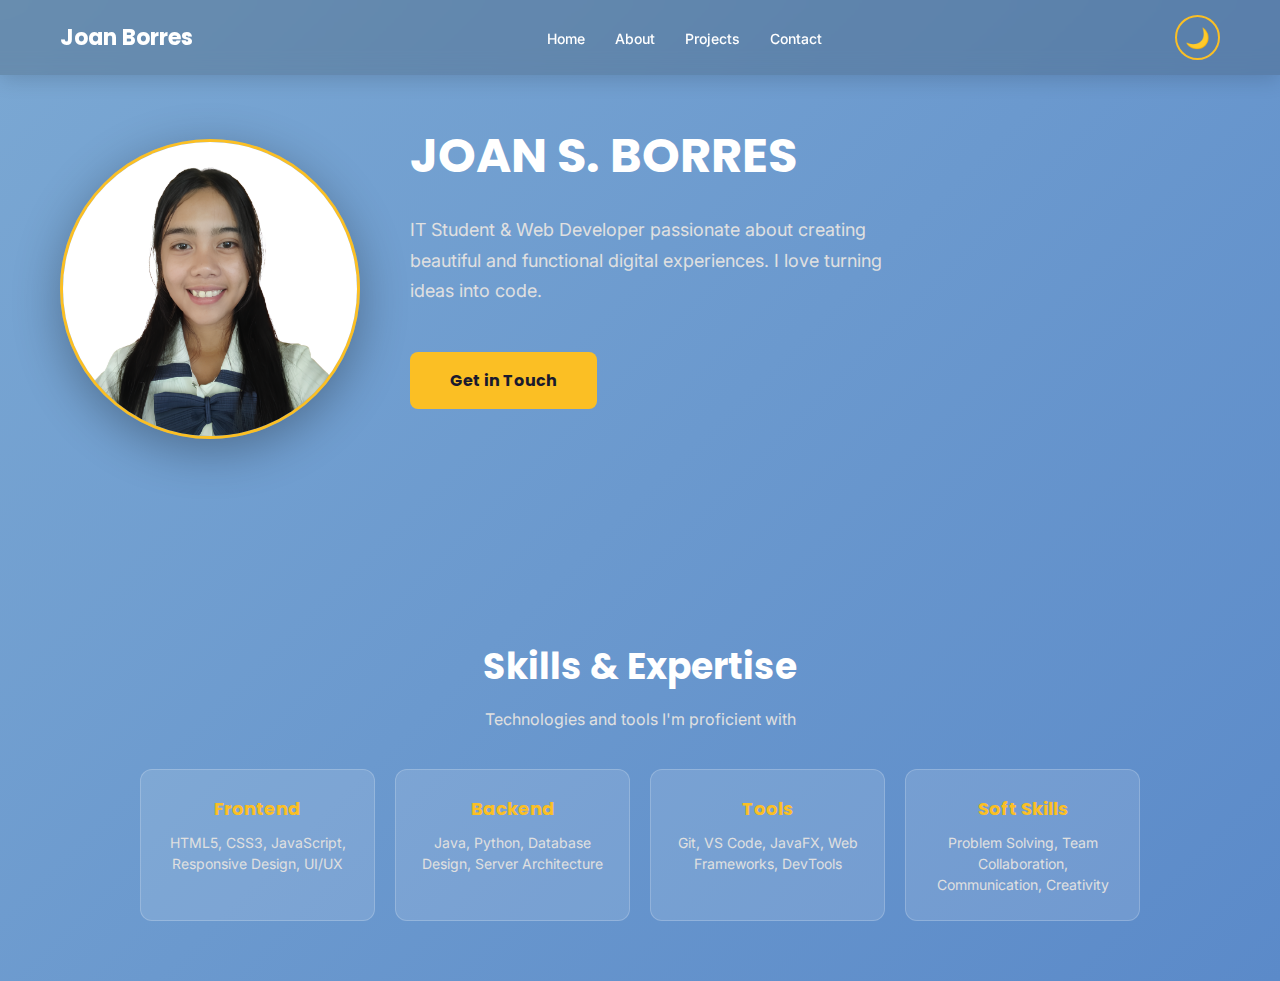
<file: BORRES/Borres Portfolio.html>
<!DOCTYPE html>
<html lang="en">
  <head>
    <meta charset="UTF-8" />
    <meta name="viewport" content="width=device-width, initial-scale=1.0" />
    <title>Joan Borres - Portfolio</title>
    <link rel="stylesheet" href="styles.css" />
    <link rel="stylesheet" href="https://cdnjs.cloudflare.com/ajax/libs/font-awesome/4.7.0/css/font-awesome.min.css" />
  </head>

  <body>
    <!-- Navigation Bar -->
    <nav class="navbar">
      <div class="nav-container">
        <a href="Borres Portfolio.html" class="nav-logo">Joan Borres</a>
        <ul class="nav-links">
          <li><a href="Borres Portfolio.html" class="active">Home</a></li>
          <li><a href="About Me.html">About</a></li>
          <li><a href="Projects.html">Projects</a></li>
          <li><a href="Contact.html">Contact</a></li>
        </ul>
        <button id="themeToggle" class="theme-toggle" aria-label="Toggle dark mode">🌙</button>
      </div>
    </nav>

    <div class="container">
      <!-- Profile Image -->
      <div class="circle">
        <img src="IMAGES/JOAN.png" alt="Joan Borres Profile" />
      </div>

      <!-- Information Section -->
      <div class="info">
        <h1>JOAN S. BORRES</h1>
        <h2>
          IT Student & Web Developer passionate about creating beautiful and functional digital experiences. 
          I love turning ideas into code.
        </h2>

        <a href="Contact.html" class="cta-button">Get in Touch</a>
        <br>
        <br>
      </div>
    </div>

    <!-- Skills Section -->
    <div class="skills-section">
      <h2>Skills & Expertise</h2>
      <p class="skills-intro">Technologies and tools I'm proficient with</p>
      <div class="skills-grid">
        <div class="skill-card">
          <h3>Frontend</h3>
          <p>HTML5, CSS3, JavaScript, Responsive Design, UI/UX</p>
        </div>
        <div class="skill-card">
          <h3>Backend</h3>
          <p>Java, Python, Database Design, Server Architecture</p>
        </div>
        <div class="skill-card">
          <h3>Tools</h3>
          <p>Git, VS Code, JavaFX, Web Frameworks, DevTools</p>
        </div>
        <div class="skill-card">
          <h3>Soft Skills</h3>
          <p>Problem Solving, Team Collaboration, Communication, Creativity</p>
        </div>
      </div>
    </div>

    <script src="main.js"></script>
  </body>
</html>
</file>
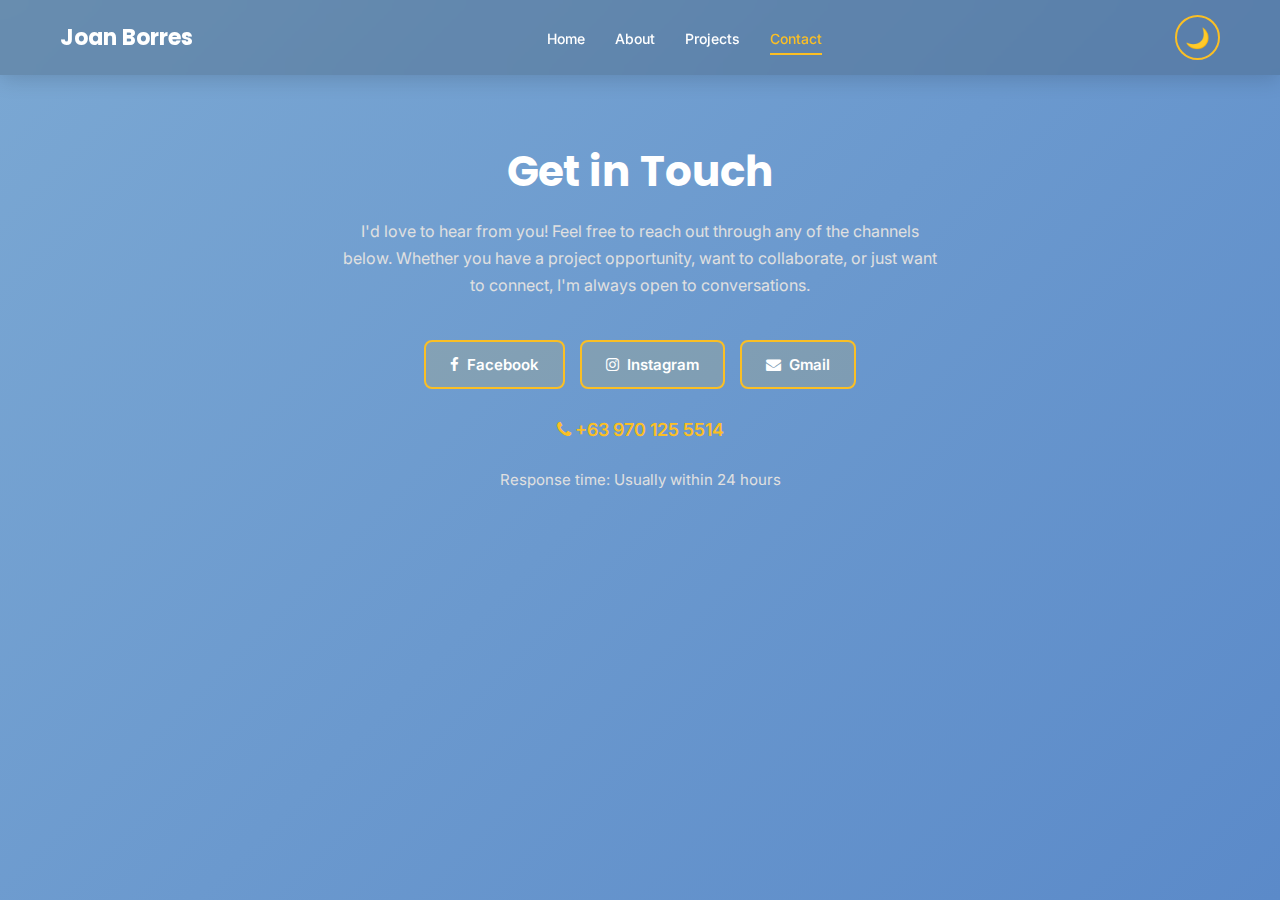
<file: BORRES/Contact.html>
<!DOCTYPE html>
<html lang="en">
<head>
  <meta charset="UTF-8" />
  <meta name="viewport" content="width=device-width, initial-scale=1.0"/>
  <title>Contact - Joan Borres</title>
  <link rel="stylesheet" href="styles.css" />
  <link rel="stylesheet" href="https://cdnjs.cloudflare.com/ajax/libs/font-awesome/4.7.0/css/font-awesome.min.css">
</head>

<body>
  <!-- Navigation Bar -->
  <nav class="navbar">
    <div class="nav-container">
      <a href="Borres Portfolio.html" class="nav-logo">Joan Borres</a>
      <ul class="nav-links">
        <li><a href="Borres Portfolio.html">Home</a></li>
        <li><a href="About Me.html">About</a></li>
        <li><a href="Projects.html">Projects</a></li>
        <li><a href="Contact.html" class="active">Contact</a></li>
      </ul>
      <button id="themeToggle" class="theme-toggle" aria-label="Toggle dark mode">🌙</button>
    </div>
  </nav>

  <!-- Contact Section -->
  <div class="contact-wrapper">
    <h1>Get in Touch</h1>
    <p class="intro-text">
      I'd love to hear from you! Feel free to reach out through any of the channels below. Whether you have a project opportunity, 
      want to collaborate, or just want to connect, I'm always open to conversations.
    </p>

    <div class="contact-buttons">
      <a href="https://facebook.com/puffyrjo" target="_blank">
        <i class="fa fa-facebook"></i> Facebook
      </a>
      <a href="https://www.instagram.com/pufferjoo?igsh=dmliODk2dXB6amQ=" target="_blank">
        <i class="fa fa-instagram"></i> Instagram
      </a>
      <a href="mailto:jborres775@gmail.com">
        <i class="fa fa-envelope"></i> Gmail
      </a>
    </div>

    <div class="contact-number">
      <i class="fa fa-phone"></i> +63 970 125 5514
    </div>

    <p style="margin-top: 30px; color: var(--text-secondary); font-size: 15px;">
      Response time: Usually within 24 hours
    </p>
  </div>

  <script src="main.js"></script>
</body>
</html>
</file>
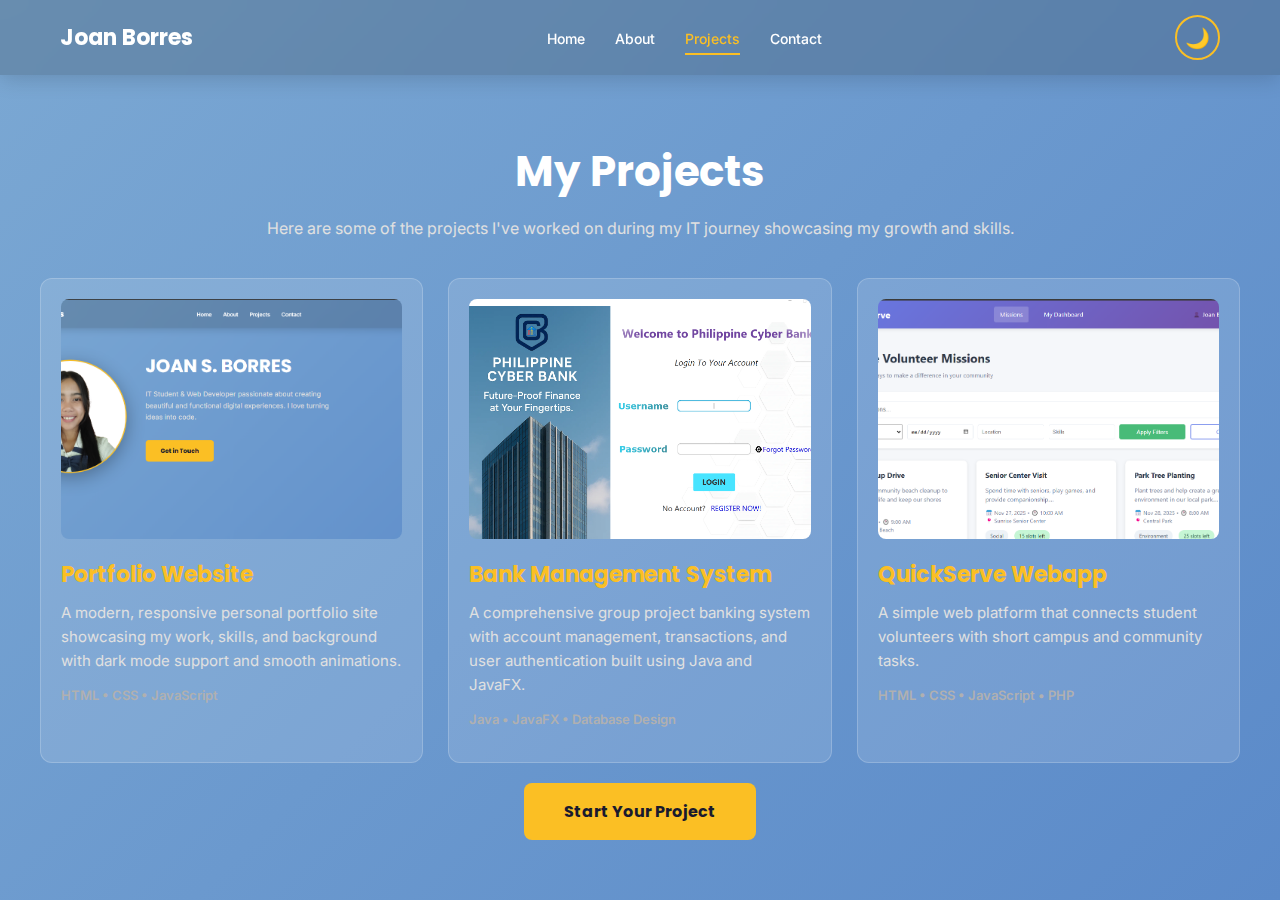
<file: BORRES/Projects.html>
<!DOCTYPE html>
<html lang="en">
<head>
  <meta charset="UTF-8" />
  <meta name="viewport" content="width=device-width, initial-scale=1.0"/>
  <title>Projects - Joan Borres</title>
  <link rel="stylesheet" href="styles.css" />
  <link rel="stylesheet" href="https://cdnjs.cloudflare.com/ajax/libs/font-awesome/4.7.0/css/font-awesome.min.css">
</head>

<body>
  <!-- Navigation Bar -->
  <nav class="navbar">
    <div class="nav-container">
      <a href="Borres Portfolio.html" class="nav-logo">Joan Borres</a>
      <ul class="nav-links">
        <li><a href="Borres Portfolio.html">Home</a></li>
        <li><a href="About Me.html">About</a></li>
        <li><a href="Projects.html" class="active">Projects</a></li>
        <li><a href="Contact.html">Contact</a></li>
      </ul>
      <button id="themeToggle" class="theme-toggle" aria-label="Toggle dark mode">🌙</button>
    </div>
  </nav>

  <!-- Projects Section -->
  <div class="projects-wrapper">
    <h1>My Projects</h1>
    <p>Here are some of the projects I've worked on during my IT journey showcasing my growth and skills.</p>

    <div class="projects-grid">
      <!-- Project 1 -->
      <div class="project-card">
        <img src="IMAGES/portfolio.png" alt="Portfolio Website">
        <h3>Portfolio Website</h3>
        <p>A modern, responsive personal portfolio site showcasing my work, skills, and background with dark mode support and smooth animations.</p>
        <p class="meta">HTML • CSS • JavaScript</p>
      </div>

      <!-- Project 2 -->
      <div class="project-card">
        <img src="IMAGES/BankJava.png" alt="Java Bank System">
        <h3>Bank Management System</h3>
        <p>A comprehensive group project banking system with account management, transactions, and user authentication built using Java and JavaFX.</p>
        <p class="meta">Java • JavaFX • Database Design</p>
      </div>

          <!-- Project 3-->
      <div class="project-card">
        <img src="IMAGES/webapp.png" alt="QuickServe Webapp">
        <h3>QuickServe Webapp</h3>
        <p>A simple web platform that connects student volunteers with short campus and community tasks.</p>
        <p class="meta">HTML • CSS • JavaScript • PHP</p>
      </div>
    </div>

    <a href="Contact.html" class="cta-button">Start Your Project</a>
  </div>

  <script src="main.js"></script>
</body>
</html>
</file>
<file: styles.css>
@import url('https://fonts.googleapis.com/css2?family=Inter:wght@300;400;500;600;700&family=Poppins:wght@400;500;600;700&display=swap');

* {
  margin: 0;
  padding: 0;
  box-sizing: border-box;
}

:root {
  /* Light Mode Colors */
  --bg-primary: linear-gradient(135deg, #7ba8d3 0%, #5b8ac9 100%);
  --bg-secondary: rgba(31, 34, 37, 0.2);
  --text-primary: #ffffff;
  --text-secondary: #e0e0e0;
  --text-tertiary: #b0b0b0;
  --accent: #fbbf24;
  --accent-light: #fcd34d;
  --card-bg: rgba(255, 255, 255, 0.12);
  --card-border: rgba(255, 255, 255, 0.2);
  --success: #10b981;
  
  /* Dark Mode Colors */
  --dark-bg-primary: linear-gradient(135deg, #0f172a 0%, #1e3a8a 100%);
  --dark-bg-secondary: rgba(255, 255, 255, 0.08);
  --dark-text-primary: #f5f5f7;
  --dark-text-secondary: #b0b0b0;
  --dark-text-tertiary: #808080;
  --dark-accent: #fbbf24;
  --dark-accent-light: #fcd34d;
  --dark-card-bg: rgba(255, 255, 255, 0.06);
  --dark-card-border: rgba(255, 255, 255, 0.1);
  --dark-success: #10b981;
}

body {
  margin: 0;
  font-family: 'Inter', sans-serif;
  color: var(--text-primary);
  background: var(--bg-primary);
  transition: background 0.5s ease, color 0.5s ease;
  min-height: 100vh;
  display: flex;
  flex-direction: column;
}

body.dark-mode {
  --bg-primary: var(--dark-bg-primary);
  --bg-secondary: var(--dark-bg-secondary);
  --text-primary: var(--dark-text-primary);
  --text-secondary: var(--dark-text-secondary);
  --text-tertiary: var(--dark-text-tertiary);
  --accent: var(--dark-accent);
  --accent-light: var(--dark-accent-light);
  --card-bg: var(--dark-card-bg);
  --card-border: var(--dark-card-border);
  --success: var(--dark-success);
}

/* Navigation Bar */
.navbar {
  position: fixed;
  top: 0;
  left: 0;
  width: 100%;
  background: var(--bg-secondary);
  backdrop-filter: blur(10px);
  padding: 15px 0;
  z-index: 100;
  transition: all 0.3s ease;
  box-shadow: 0 4px 20px rgba(0, 0, 0, 0.15);
}

.nav-container {
  width: 100%;
  max-width: 1200px;
  margin: 0 auto;
  display: flex;
  justify-content: space-between;
  align-items: center;
  padding: 0 20px;
}

.nav-logo {
  color: var(--text-primary);
  font-weight: 700;
  text-decoration: none;
  font-size: 22px;
  font-family: 'Poppins', sans-serif;
  transition: opacity 0.3s;
}

.nav-logo:hover {
  opacity: 0.8;
}

.nav-links {
  list-style: none;
  display: flex;
  gap: 30px;
  margin: 0;
  padding: 0;
}

.nav-links li a {
  color: var(--text-primary);
  text-decoration: none;
  font-weight: 500;
  font-size: 14px;
  transition: color 0.3s, text-shadow 0.3s;
  position: relative;
}

.nav-links li a::after {
  content: '';
  position: absolute;
  bottom: -8px;
  left: 0;
  width: 0;
  height: 2px;
  background: var(--accent);
  transition: width 0.3s;
}

.nav-links li a:hover::after,
.nav-links li a.active::after {
  width: 100%;
}

.nav-links li a:hover,
.nav-links li a.active {
  color: var(--accent);
}

/* Dark Mode Toggle */
.theme-toggle {
  background: none;
  border: 2px solid var(--accent);
  color: var(--text-primary);
  width: 45px;
  height: 45px;
  border-radius: 50%;
  cursor: pointer;
  display: flex;
  align-items: center;
  justify-content: center;
  font-size: 20px;
  transition: all 0.3s ease;
}

.theme-toggle:hover {
  background: var(--accent);
  transform: rotate(20deg);
}

/* Main Container */
.container {
  display: flex;
  align-items: center;
  gap: 50px;
  padding: 40px 20px;
  margin-left: 5vw;
  margin-top: 100px;
  flex: 1;
  animation: slideInUp 0.6s ease;
  max-width: 1200px;
  margin-left: auto;
  margin-right: auto;
  width: 100%;
}

/* Profile Image */
.circle {
  width: 300px;
  height: 300px;
  border-radius: 50%;
  overflow: hidden;
  display: flex;
  justify-content: center;
  align-items: center;
  background-color: var(--card-bg);
  border: 3px solid var(--accent);
  transition: all 0.3s ease;
  box-shadow: 0 12px 48px rgba(0, 0, 0, 0.3);
  flex-shrink: 0;
}

.circle:hover {
  transform: scale(1.08);
  box-shadow: 0 16px 64px rgba(251, 191, 36, 0.2);
}

.circle img {
  width: 100%;
  height: 100%;
  object-fit: cover;
}

/* Info Section */
.info {
  display: flex;
  flex-direction: column;
  align-items: flex-start;
  font-family: 'Poppins', sans-serif;
}

.info h1 {
  margin: 0 0 15px;
  font-size: 48px;
  font-weight: 700;
  color: var(--text-primary);
}

.info h2 {
  margin: 8px 0 25px;
  font-size: 18px;
  font-family: 'Inter', sans-serif;
  font-weight: 400;
  color: var(--text-secondary);
  line-height: 1.7;
  max-width: 500px;
}

/* Buttons */
.buttons {
  display: flex;
  gap: 12px;
  margin-bottom: 15px;
  flex-wrap: wrap;
}

.buttons a {
  padding: 12px 22px;
  border: 2px solid var(--accent);
  background-color: rgba(251, 191, 36, 0.15);
  cursor: pointer;
  font-size: 14px;
  text-decoration: none;
  color: var(--text-primary);
  font-family: 'Inter', sans-serif;
  display: flex;
  align-items: center;
  gap: 8px;
  border-radius: 8px;
  transition: all 0.3s ease;
  font-weight: 600;
}

.buttons a:hover {
  background-color: var(--accent);
  color: #1a1a2e;
  transform: translateY(-3px);
  box-shadow: 0 8px 20px rgba(251, 191, 36, 0.3);
}

.buttons a i {
  font-size: 16px;
}

.contact-number {
  font-size: 16px;
  font-family: 'Inter', sans-serif;
  font-weight: 600;
  color: var(--accent);
}

/* Skills Section */
.skills-section {
  margin-top: 80px;
  padding: 60px 20px;
  text-align: center;
  animation: fadeIn 0.6s ease;
}

.skills-section h2 {
  font-size: 36px;
  font-weight: 700;
  margin-bottom: 15px;
  color: var(--text-primary);
  font-family: 'Poppins', sans-serif;
}

.skills-intro {
  font-size: 16px;
  color: var(--text-secondary);
  margin-bottom: 40px;
  max-width: 600px;
  margin-left: auto;
  margin-right: auto;
}

.skills-grid {
  display: grid;
  grid-template-columns: repeat(auto-fit, minmax(200px, 1fr));
  gap: 20px;
  max-width: 1000px;
  margin: 0 auto;
}

.skill-card {
  background: var(--card-bg);
  border: 1px solid var(--card-border);
  border-radius: 12px;
  padding: 25px 20px;
  text-align: center;
  transition: all 0.3s ease;
  animation: slideInUp 0.6s ease;
}

.skill-card:hover {
  transform: translateY(-10px);
  border-color: var(--accent);
  background: rgba(251, 191, 36, 0.1);
  box-shadow: 0 12px 40px rgba(251, 191, 36, 0.2);
}

.skill-card h3 {
  font-size: 18px;
  font-weight: 700;
  color: var(--accent);
  margin-bottom: 10px;
  font-family: 'Poppins', sans-serif;
}

.skill-card p {
  font-size: 14px;
  color: var(--text-secondary);
  line-height: 1.5;
}

/* About Page */
.about-page h1 {
  text-align: center;
  font-size: 42px;
  font-weight: 700;
  margin-top: 100px;
  margin-bottom: 30px;
  animation: fadeIn 0.5s ease;
  font-family: 'Poppins', sans-serif;
}

.about-page h2 {
  text-align: center;
  font-size: 20px;
  margin-bottom: 15px;
  color: var(--text-secondary);
  font-family: 'Poppins', sans-serif;
}

.info-box {
  background-color: var(--card-bg);
  border: 1px solid var(--card-border);
  border-radius: 12px;
  padding: 30px;
  margin: 0 auto 40px;
  max-width: 700px;
  backdrop-filter: blur(10px);
  transition: all 0.3s ease;
  animation: fadeIn 0.6s ease;
  line-height: 1.7;
}

.info-box:hover {
  border-color: var(--accent);
  transform: translateY(-2px);
}

.section {
  margin-bottom: 60px;
  animation: fadeIn 0.7s ease;
}

.section h3 {
  font-size: 28px;
  font-weight: 700;
  margin-bottom: 30px;
  text-align: center;
  color: var(--accent);
  font-family: 'Poppins', sans-serif;
}

.edu-section {
  display: flex;
  gap: 20px;
  justify-content: center;
  flex-wrap: wrap;
  font-family: 'Inter', sans-serif;
}

.edu-column {
  flex: 1;
  min-width: 220px;
  max-width: 250px;
  margin-top: 0;
  background-color: var(--card-bg);
  border: 1px solid var(--card-border);
  border-radius: 12px;
  padding: 20px;
  transition: all 0.3s ease;
}

.edu-column:hover {
  border-color: var(--accent);
  transform: translateY(-8px);
  background: rgba(251, 191, 36, 0.08);
}

.edu-column p {
  font-size: 15px;
  margin-bottom: 8px;
  line-height: 1.6;
}

.hobbies {
  display: flex;
  gap: 20px;
  flex-wrap: wrap;
  justify-content: center;
}

.hobby-image {
  flex: 1;
  min-width: 200px;
  max-width: 250px;
  height: auto;
  background-color: var(--card-bg);
  border: 1px solid var(--card-border);
  border-radius: 12px;
  overflow: hidden;
  text-align: center;
  padding: 15px;
  color: var(--text-primary);
  font-family: 'Inter', sans-serif;
  transition: all 0.3s ease;
}

.hobby-image:hover {
  transform: scale(1.08);
  border-color: var(--accent);
}

.hobby-image img {
  width: 100%;
  height: 150px;
  object-fit: cover;
  border-radius: 8px;
  margin-bottom: 12px;
}

.hobby-image p {
  margin: 0;
  font-weight: 600;
  color: var(--text-primary);
}

/* Projects Section */
.projects-wrapper {
  margin-top: 80px;
  padding: 60px 20px;
  text-align: center;
  animation: fadeIn 0.6s ease;
}

.projects-wrapper h1 {
  font-size: 42px;
  margin-bottom: 15px;
  color: var(--text-primary);
  font-weight: 700;
  font-family: 'Poppins', sans-serif;
}

.projects-wrapper > p {
  color: var(--text-secondary);
  font-size: 16px;
  margin-bottom: 40px;
}

.projects-grid {
  display: grid;
  grid-template-columns: repeat(3, 1fr);
  gap: 25px;
  margin-top: 40px;
  max-width: 1200px;
  margin-left: auto;
  margin-right: auto;
}

.project-card {
  background: var(--card-bg);
  border: 1px solid var(--card-border);
  border-radius: 12px;
  padding: 20px;
  text-align: left;
  transition: all 0.3s ease;
  animation: slideInUp 0.6s ease;
  overflow: hidden;
}

.project-card:hover {
  transform: translateY(-12px);
  border-color: var(--accent);
  background: var(--card-bg);
  box-shadow: 0 16px 50px rgba(251, 191, 36, 0.2);
}

.project-card img {
  width: 100%;
  height: 240px;
  object-fit: cover;
  border-radius: 8px;
  margin-bottom: 15px;
  transition: transform 0.3s ease;
}

.project-card:hover img {
  transform: scale(1.08);
}

.project-card h3 {
  margin: 0 0 10px;
  font-size: 22px;
  color: var(--accent);
  font-weight: 700;
  font-family: 'Poppins', sans-serif;
}

.project-card p {
  font-size: 15px;
  margin: 0 0 12px;
  color: var(--text-secondary);
  line-height: 1.6;
}

.project-card .meta {
  font-size: 13px;
  color: var(--text-tertiary);
  font-weight: 600;
}

/* Contact Section */
.contact-wrapper {
  margin-top: 80px;
  text-align: center;
  font-family: 'Inter', sans-serif;
  padding: 60px 20px;
  animation: fadeIn 0.6s ease;
}

.contact-wrapper h1 {
  font-size: 42px;
  margin-bottom: 15px;
  color: var(--text-primary);
  font-weight: 700;
  font-family: 'Poppins', sans-serif;
}

.contact-wrapper .intro-text {
  font-size: 16px;
  margin-bottom: 40px;
  color: var(--text-secondary);
  max-width: 600px;
  margin-left: auto;
  margin-right: auto;
  line-height: 1.7;
}

.contact-buttons {
  display: flex;
  justify-content: center;
  gap: 15px;
  margin-bottom: 30px;
  flex-wrap: wrap;
}

.contact-buttons a {
  padding: 13px 24px;
  border: 2px solid var(--accent);
  background-color: rgba(251, 191, 36, 0.15);
  border-radius: 8px;
  text-decoration: none;
  color: var(--text-primary);
  font-weight: 600;
  display: flex;
  align-items: center;
  gap: 8px;
  transition: all 0.3s ease;
  font-size: 15px;
}

.contact-buttons a:hover {
  background-color: var(--accent);
  color: #1a1a2e;
  transform: translateY(-3px);
}

.contact-number {
  margin-top: 20px;
  font-size: 18px;
  font-weight: 600;
  color: var(--accent);
}

/* Footer */
footer {
  margin-top: auto;
  background: var(--bg-secondary);
  padding: 30px 20px;
  text-align: center;
  border-top: 1px solid var(--card-border);
  font-size: 14px;
  color: var(--text-secondary);
}

footer p {
  margin: 8px 0;
}

footer a {
  color: var(--accent);
  text-decoration: none;
  transition: opacity 0.3s;
}

footer a:hover {
  opacity: 0.8;
}

/* CTA Button */
.cta-button {
  display: inline-block;
  padding: 16px 40px;
  background: var(--accent);
  color: #1a1a2e;
  text-decoration: none;
  border-radius: 8px;
  font-weight: 700;
  font-family: 'Poppins', sans-serif;
  transition: all 0.3s ease;
  font-size: 16px;
  margin-top: 20px;
  cursor: pointer;
  border: none;
}

.cta-button:hover {
  background: var(--accent-light);
  transform: translateY(-3px);
  box-shadow: 0 12px 30px rgba(251, 191, 36, 0.3);
}

/* Animations */
@keyframes slideInUp {
  from {
    opacity: 0;
    transform: translateY(30px);
  }
  to {
    opacity: 1;
    transform: translateY(0);
  }
}

@keyframes slideInRight {
  from {
    opacity: 0;
    transform: translateX(30px);
  }
  to {
    opacity: 1;
    transform: translateX(0);
  }
}

@keyframes fadeIn {
  from {
    opacity: 0;
  }
  to {
    opacity: 1;
  }
}

/* Responsive Design */
@media (max-width: 768px) {
  .container {
    flex-direction: column;
    gap: 30px;
    margin-left: 0;
    margin-top: 100px;
  }

  .circle {
    width: 220px;
    height: 220px;
    margin-left: 0;
  }

  .info h1 {
    font-size: 32px;
    text-align: center;
  }

  .info h2 {
    font-size: 16px;
    text-align: center;
  }

  .info {
    align-items: center;
  }

  .nav-links {
    gap: 15px;
  }

  .nav-links li a {
    font-size: 13px;
  }

  .about-page h1,
  .projects-wrapper h1,
  .contact-wrapper h1 {
    font-size: 32px;
  }

  .projects-grid {
    grid-template-columns: 1fr;
  }

  .skills-grid {
    grid-template-columns: repeat(2, 1fr);
  }

  .edu-section {
    flex-direction: column;
  }

  .edu-column {
    max-width: 100%;
  }
}

@media (max-width: 480px) {
  .navbar {
    padding: 12px 0;
  }

  .nav-links {
    gap: 8px;
    font-size: 12px;
  }

  .circle {
    width: 150px;
    height: 150px;
  }

  .info h1 {
    font-size: 24px;
  }

  .buttons {
    gap: 6px;
  }

  .buttons a {
    padding: 10px 14px;
    font-size: 12px;
  }

  .theme-toggle {
    width: 40px;
    height: 40px;
    font-size: 16px;
  }

  .skills-grid {
    grid-template-columns: 1fr;
  }
}
</file>
<file: BORRES/styles.css>
@import url('https://fonts.googleapis.com/css2?family=Inter:wght@300;400;500;600;700&family=Poppins:wght@400;500;600;700&display=swap');

* {
  margin: 0;
  padding: 0;
  box-sizing: border-box;
}

:root {
  /* Light Mode Colors */
  --bg-primary: linear-gradient(135deg, #7ba8d3 0%, #5b8ac9 100%);
  --bg-secondary: rgba(31, 34, 37, 0.2);
  --text-primary: #ffffff;
  --text-secondary: #e0e0e0;
  --text-tertiary: #b0b0b0;
  --accent: #fbbf24;
  --accent-light: #fcd34d;
  --card-bg: rgba(255, 255, 255, 0.12);
  --card-border: rgba(255, 255, 255, 0.2);
  --success: #10b981;
  
  /* Dark Mode Colors */
  --dark-bg-primary: linear-gradient(135deg, #0f172a 0%, #1e3a8a 100%);
  --dark-bg-secondary: rgba(255, 255, 255, 0.08);
  --dark-text-primary: #f5f5f7;
  --dark-text-secondary: #b0b0b0;
  --dark-text-tertiary: #808080;
  --dark-accent: #fbbf24;
  --dark-accent-light: #fcd34d;
  --dark-card-bg: rgba(255, 255, 255, 0.06);
  --dark-card-border: rgba(255, 255, 255, 0.1);
  --dark-success: #10b981;
}

body {
  margin: 0;
  font-family: 'Inter', sans-serif;
  color: var(--text-primary);
  background: var(--bg-primary);
  transition: background 0.5s ease, color 0.5s ease;
  min-height: 100vh;
  display: flex;
  flex-direction: column;
}

body.dark-mode {
  --bg-primary: var(--dark-bg-primary);
  --bg-secondary: var(--dark-bg-secondary);
  --text-primary: var(--dark-text-primary);
  --text-secondary: var(--dark-text-secondary);
  --text-tertiary: var(--dark-text-tertiary);
  --accent: var(--dark-accent);
  --accent-light: var(--dark-accent-light);
  --card-bg: var(--dark-card-bg);
  --card-border: var(--dark-card-border);
  --success: var(--dark-success);
}

/* Navigation Bar */
.navbar {
  position: fixed;
  top: 0;
  left: 0;
  width: 100%;
  background: var(--bg-secondary);
  backdrop-filter: blur(10px);
  padding: 15px 0;
  z-index: 100;
  transition: all 0.3s ease;
  box-shadow: 0 4px 20px rgba(0, 0, 0, 0.15);
}

.nav-container {
  width: 100%;
  max-width: 1200px;
  margin: 0 auto;
  display: flex;
  justify-content: space-between;
  align-items: center;
  padding: 0 20px;
}

.nav-logo {
  color: var(--text-primary);
  font-weight: 700;
  text-decoration: none;
  font-size: 22px;
  font-family: 'Poppins', sans-serif;
  transition: opacity 0.3s;
}

.nav-logo:hover {
  opacity: 0.8;
}

.nav-links {
  list-style: none;
  display: flex;
  gap: 30px;
  margin: 0;
  padding: 0;
}

.nav-links li a {
  color: var(--text-primary);
  text-decoration: none;
  font-weight: 500;
  font-size: 14px;
  transition: color 0.3s, text-shadow 0.3s;
  position: relative;
}

.nav-links li a::after {
  content: '';
  position: absolute;
  bottom: -8px;
  left: 0;
  width: 0;
  height: 2px;
  background: var(--accent);
  transition: width 0.3s;
}

.nav-links li a:hover::after,
.nav-links li a.active::after {
  width: 100%;
}

.nav-links li a:hover,
.nav-links li a.active {
  color: var(--accent);
}

/* Dark Mode Toggle */
.theme-toggle {
  background: none;
  border: 2px solid var(--accent);
  color: var(--text-primary);
  width: 45px;
  height: 45px;
  border-radius: 50%;
  cursor: pointer;
  display: flex;
  align-items: center;
  justify-content: center;
  font-size: 20px;
  transition: all 0.3s ease;
}

.theme-toggle:hover {
  background: var(--accent);
  transform: rotate(20deg);
}

/* Main Container */
.container {
  display: flex;
  align-items: center;
  gap: 50px;
  padding: 40px 20px;
  margin-left: 5vw;
  margin-top: 80px;
  flex: 1;
  animation: slideInUp 0.6s ease;
  max-width: 1200px;
  margin-left: auto;
  margin-right: auto;
  width: 100%;
}

/* Profile Image */
.circle {
  width: 300px;
  height: 300px;
  border-radius: 50%;
  overflow: hidden;
  display: flex;
  justify-content: center;
  align-items: center;
  background-color: var(--card-bg);
  border: 3px solid var(--accent);
  transition: all 0.3s ease;
  box-shadow: 0 12px 48px rgba(0, 0, 0, 0.3);
  flex-shrink: 0;
}

.circle:hover {
  transform: scale(1.08);
  box-shadow: 0 16px 64px rgba(251, 191, 36, 0.2);
}

.circle img {
  width: 100%;
  height: 100%;
  object-fit: cover;
}

/* Info Section */
.info {
  display: flex;
  flex-direction: column;
  align-items: flex-start;
  font-family: 'Poppins', sans-serif;
}

.info h1 {
  margin: 0 0 15px;
  font-size: 48px;
  font-weight: 700;
  color: var(--text-primary);
}

.info h2 {
  margin: 8px 0 25px;
  font-size: 18px;
  font-family: 'Inter', sans-serif;
  font-weight: 400;
  color: var(--text-secondary);
  line-height: 1.7;
  max-width: 500px;
}

/* Buttons */
.buttons {
  display: flex;
  gap: 12px;
  margin-bottom: 15px;
  flex-wrap: wrap;
}

.buttons a {
  padding: 12px 22px;
  border: 2px solid var(--accent);
  background-color: rgba(251, 191, 36, 0.15);
  cursor: pointer;
  font-size: 14px;
  text-decoration: none;
  color: var(--text-primary);
  font-family: 'Inter', sans-serif;
  display: flex;
  align-items: center;
  gap: 8px;
  border-radius: 8px;
  transition: all 0.3s ease;
  font-weight: 600;
}

.buttons a:hover {
  background-color: var(--accent);
  color: #1a1a2e;
  transform: translateY(-3px);
  box-shadow: 0 8px 20px rgba(251, 191, 36, 0.3);
}

.buttons a i {
  font-size: 16px;
}

.contact-number {
  font-size: 16px;
  font-family: 'Inter', sans-serif;
  font-weight: 600;
  color: var(--accent);
}

/* Skills Section */
.skills-section {
  margin-top: 80px;
  padding: 60px 20px;
  text-align: center;
  animation: fadeIn 0.6s ease;
}

.skills-section h2 {
  font-size: 36px;
  font-weight: 700;
  margin-bottom: 15px;
  color: var(--text-primary);
  font-family: 'Poppins', sans-serif;
}

.skills-intro {
  font-size: 16px;
  color: var(--text-secondary);
  margin-bottom: 40px;
  max-width: 600px;
  margin-left: auto;
  margin-right: auto;
}

.skills-grid {
  display: grid;
  grid-template-columns: repeat(auto-fit, minmax(200px, 1fr));
  gap: 20px;
  max-width: 1000px;
  margin: 0 auto;
}

.skill-card {
  background: var(--card-bg);
  border: 1px solid var(--card-border);
  border-radius: 12px;
  padding: 25px 20px;
  text-align: center;
  transition: all 0.3s ease;
  animation: slideInUp 0.6s ease;
}

.skill-card:hover {
  transform: translateY(-10px);
  border-color: var(--accent);
  background: rgba(251, 191, 36, 0.1);
  box-shadow: 0 12px 40px rgba(251, 191, 36, 0.2);
}

.skill-card h3 {
  font-size: 18px;
  font-weight: 700;
  color: var(--accent);
  margin-bottom: 10px;
  font-family: 'Poppins', sans-serif;
}

.skill-card p {
  font-size: 14px;
  color: var(--text-secondary);
  line-height: 1.5;
}

/* About Page */
.about-page h1 {
  text-align: center;
  font-size: 42px;
  font-weight: 700;
  margin-top: 100px;
  margin-bottom: 30px;
  animation: fadeIn 0.5s ease;
  font-family: 'Poppins', sans-serif;
}

.about-page h2 {
  text-align: center;
  font-size: 20px;
  margin-bottom: 15px;
  color: var(--text-secondary);
  font-family: 'Poppins', sans-serif;
}

.info-box {
  background-color: var(--card-bg);
  border: 1px solid var(--card-border);
  border-radius: 12px;
  padding: 30px;
  margin: 0 auto 40px;
  max-width: 700px;
  backdrop-filter: blur(10px);
  transition: all 0.3s ease;
  animation: fadeIn 0.6s ease;
  line-height: 1.7;
}

.info-box:hover {
  border-color: var(--accent);
  transform: translateY(-2px);
}

.section {
  margin-bottom: 60px;
  animation: fadeIn 0.7s ease;
}

.section h3 {
  font-size: 28px;
  font-weight: 700;
  margin-bottom: 30px;
  text-align: center;
  color: var(--accent);
  font-family: 'Poppins', sans-serif;
}

.edu-section {
  display: flex;
  gap: 20px;
  justify-content: center;
  flex-wrap: wrap;
  font-family: 'Inter', sans-serif;
}

.edu-column {
  flex: 1;
  min-width: 220px;
  max-width: 250px;
  margin-top: 0;
  background-color: var(--card-bg);
  border: 1px solid var(--card-border);
  border-radius: 12px;
  padding: 20px;
  transition: all 0.3s ease;
}

.edu-column:hover {
  border-color: var(--accent);
  transform: translateY(-8px);
  background: rgba(251, 191, 36, 0.08);
}

.edu-column p {
  font-size: 15px;
  margin-bottom: 8px;
  line-height: 1.6;
}

.hobbies {
  display: flex;
  gap: 20px;
  flex-wrap: wrap;
  justify-content: center;
}

.hobby-image {
  flex: 1;
  min-width: 200px;
  max-width: 250px;
  height: auto;
  background-color: var(--card-bg);
  border: 1px solid var(--card-border);
  border-radius: 12px;
  overflow: hidden;
  text-align: center;
  padding: 15px;
  color: var(--text-primary);
  font-family: 'Inter', sans-serif;
  transition: all 0.3s ease;
}

.hobby-image:hover {
  transform: scale(1.08);
  border-color: var(--accent);
}

.hobby-image img {
  width: 100%;
  height: 150px;
  object-fit: cover;
  border-radius: 8px;
  margin-bottom: 12px;
}

.hobby-image p {
  margin: 0;
  font-weight: 600;
  color: var(--text-primary);
}

/* Projects Section */
.projects-wrapper {
  margin-top: 80px;
  padding: 60px 20px;
  text-align: center;
  animation: fadeIn 0.6s ease;
}

.projects-wrapper h1 {
  font-size: 42px;
  margin-bottom: 15px;
  color: var(--text-primary);
  font-weight: 700;
  font-family: 'Poppins', sans-serif;
}

.projects-wrapper > p {
  color: var(--text-secondary);
  font-size: 16px;
  margin-bottom: 40px;
}

.projects-grid {
  display: grid;
  grid-template-columns: repeat(auto-fit, minmax(300px, 1fr));
  gap: 25px;
  margin-top: 40px;
  max-width: 1200px;
  margin-left: auto;
  margin-right: auto;
}

.project-card {
  background: var(--card-bg);
  border: 1px solid var(--card-border);
  border-radius: 12px;
  padding: 20px;
  text-align: left;
  transition: all 0.3s ease;
  animation: slideInUp 0.6s ease;
  overflow: hidden;
}

.project-card:hover {
  transform: translateY(-12px);
  border-color: var(--accent);
  background: var(--card-bg);
  box-shadow: 0 16px 50px rgba(251, 191, 36, 0.2);
}

.project-card img {
  width: 100%;
  height: 240px;
  object-fit: cover;
  border-radius: 8px;
  margin-bottom: 15px;
  transition: transform 0.3s ease;
}

.project-card:hover img {
  transform: scale(1.08);
}

.project-card h3 {
  margin: 0 0 10px;
  font-size: 22px;
  color: var(--accent);
  font-weight: 700;
  font-family: 'Poppins', sans-serif;
}

.project-card p {
  font-size: 15px;
  margin: 0 0 12px;
  color: var(--text-secondary);
  line-height: 1.6;
}

.project-card .meta {
  font-size: 13px;
  color: var(--text-tertiary);
  font-weight: 600;
}

/* Contact Section */
.contact-wrapper {
  margin-top: 80px;
  text-align: center;
  font-family: 'Inter', sans-serif;
  padding: 60px 20px;
  animation: fadeIn 0.6s ease;
}

.contact-wrapper h1 {
  font-size: 42px;
  margin-bottom: 15px;
  color: var(--text-primary);
  font-weight: 700;
  font-family: 'Poppins', sans-serif;
}

.contact-wrapper .intro-text {
  font-size: 16px;
  margin-bottom: 40px;
  color: var(--text-secondary);
  max-width: 600px;
  margin-left: auto;
  margin-right: auto;
  line-height: 1.7;
}

.contact-buttons {
  display: flex;
  justify-content: center;
  gap: 15px;
  margin-bottom: 30px;
  flex-wrap: wrap;
}

.contact-buttons a {
  padding: 13px 24px;
  border: 2px solid var(--accent);
  background-color: rgba(251, 191, 36, 0.15);
  border-radius: 8px;
  text-decoration: none;
  color: var(--text-primary);
  font-weight: 600;
  display: flex;
  align-items: center;
  gap: 8px;
  transition: all 0.3s ease;
  font-size: 15px;
}

.contact-buttons a:hover {
  background-color: var(--accent);
  color: #1a1a2e;
  transform: translateY(-3px);
}

.contact-number {
  margin-top: 20px;
  font-size: 18px;
  font-weight: 600;
  color: var(--accent);
}

/* Footer */
footer {
  margin-top: auto;
  background: var(--bg-secondary);
  padding: 30px 20px;
  text-align: center;
  border-top: 1px solid var(--card-border);
  font-size: 14px;
  color: var(--text-secondary);
}

footer p {
  margin: 8px 0;
}

footer a {
  color: var(--accent);
  text-decoration: none;
  transition: opacity 0.3s;
}

footer a:hover {
  opacity: 0.8;
}

/* CTA Button */
.cta-button {
  display: inline-block;
  padding: 16px 40px;
  background: var(--accent);
  color: #1a1a2e;
  text-decoration: none;
  border-radius: 8px;
  font-weight: 700;
  font-family: 'Poppins', sans-serif;
  transition: all 0.3s ease;
  font-size: 16px;
  margin-top: 20px;
  cursor: pointer;
  border: none;
}

.cta-button:hover {
  background: var(--accent-light);
  transform: translateY(-3px);
  box-shadow: 0 12px 30px rgba(251, 191, 36, 0.3);
}

/* Animations */
@keyframes slideInUp {
  from {
    opacity: 0;
    transform: translateY(30px);
  }
  to {
    opacity: 1;
    transform: translateY(0);
  }
}

@keyframes slideInRight {
  from {
    opacity: 0;
    transform: translateX(30px);
  }
  to {
    opacity: 1;
    transform: translateX(0);
  }
}

@keyframes fadeIn {
  from {
    opacity: 0;
  }
  to {
    opacity: 1;
  }
}

/* Responsive Design */
@media (max-width: 768px) {
  .container {
    flex-direction: column;
    gap: 30px;
    margin-left: 0;
    margin-top: 100px;
  }

  .circle {
    width: 220px;
    height: 220px;
    margin-left: 0;
  }

  .info h1 {
    font-size: 32px;
    text-align: center;
  }

  .info h2 {
    font-size: 16px;
    text-align: center;
  }

  .info {
    align-items: center;
  }

  .nav-links {
    gap: 15px;
  }

  .nav-links li a {
    font-size: 13px;
  }

  .about-page h1,
  .projects-wrapper h1,
  .contact-wrapper h1 {
    font-size: 32px;
  }

  .projects-grid {
    grid-template-columns: 1fr;
  }

  .skills-grid {
    grid-template-columns: repeat(2, 1fr);
  }

  .edu-section {
    flex-direction: column;
  }

  .edu-column {
    max-width: 100%;
  }
}

@media (max-width: 480px) {
  .navbar {
    padding: 12px 0;
  }

  .nav-links {
    gap: 8px;
    font-size: 12px;
  }

  .circle {
    width: 150px;
    height: 150px;
  }

  .info h1 {
    font-size: 24px;
  }

  .buttons {
    gap: 6px;
  }

  .buttons a {
    padding: 10px 14px;
    font-size: 12px;
  }

  .theme-toggle {
    width: 40px;
    height: 40px;
    font-size: 16px;
  }

  .skills-grid {
    grid-template-columns: 1fr;
  }
}
</file>
